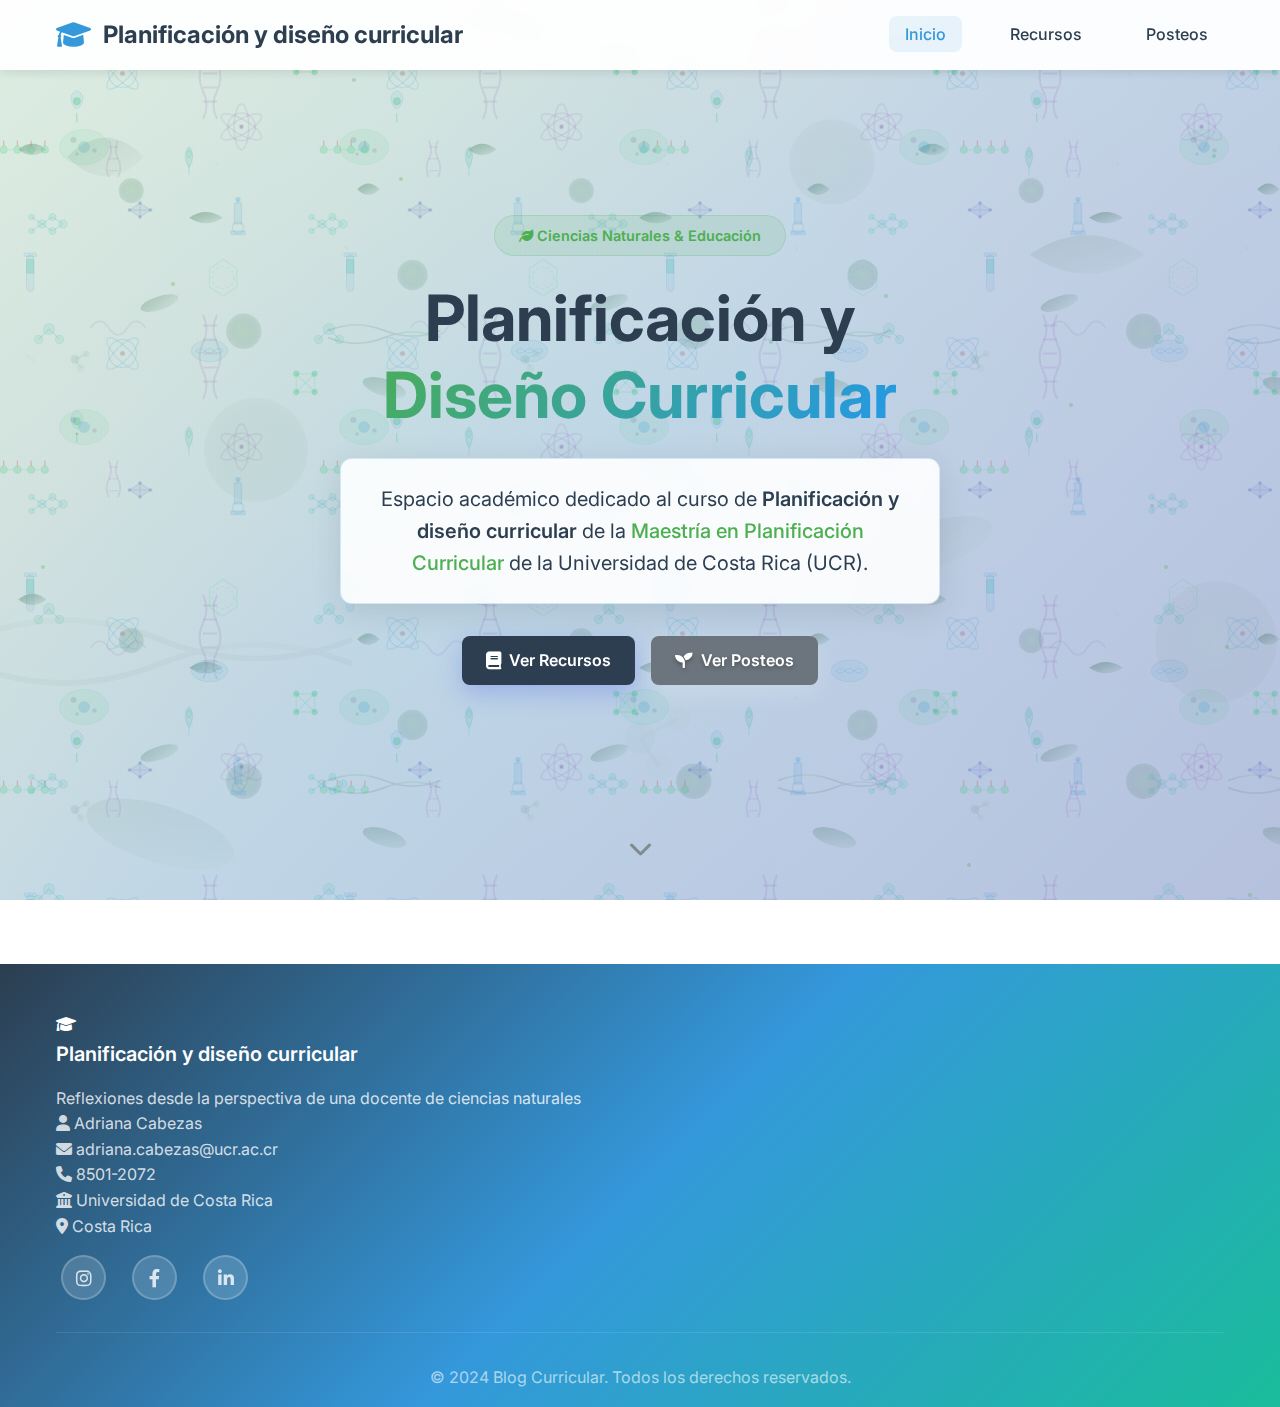
<file: index.html>
<!DOCTYPE html>
<html lang="es">
<head>
    <meta charset="UTF-8">
    <meta name="viewport" content="width=device-width, initial-scale=1.0">
    <title>Planificación y diseño curricular - Costa Rica</title>
    <meta name="description" content="Blog especializado en planificación y diseño curricular en Costa Rica. Metodologías pedagógicas modernas y experiencias educativas.">
    <link rel="stylesheet" href="styles.css">
    <link href="https://fonts.googleapis.com/css2?family=Inter:wght@300;400;500;600;700&display=swap" rel="stylesheet">
    <link rel="stylesheet" href="https://cdnjs.cloudflare.com/ajax/libs/font-awesome/6.0.0/css/all.min.css">
</head>
<body>
    <!-- Header -->
    <header class="header">
        <div class="container">
            <div class="header-content">
                <div class="logo">
                    <i class="fas fa-graduation-cap"></i>
                    <h1>Planificación y diseño curricular</h1>
                </div>
                <nav class="nav">
                    <ul class="nav-list">
                        <li><a href="#inicio" class="nav-link active">Inicio</a></li>
                        <li><a href="recursos.html" class="nav-link">Recursos</a></li>
                        <li><a href="posteos.html" class="nav-link">Posteos</a></li>
                    </ul>
                </nav>
                <button class="menu-toggle" id="menuToggle">
                    <span></span>
                    <span></span>
                    <span></span>
                </button>
            </div>
        </div>
    </header>

    <!-- Hero Section -->
    <section class="hero" id="inicio">
        <div class="hero-background"></div>
        <div class="nature-overlay"></div>
        <div class="container">
            <div class="hero-content">
                <div class="hero-badge">
                    <i class="fas fa-leaf"></i> Ciencias Naturales & Educación
                </div>
                <h2 class="hero-title">
                    <span class="title-main">Planificación y</span>
                    <span class="title-accent">Diseño Curricular</span>
                </h2>
                <p class="hero-subtitle">
                     Espacio académico dedicado al curso de <strong>Planificación y diseño curricular</strong> de la 
                     <em>Maestría en Planificación Curricular</em> de la Universidad de Costa Rica (UCR).
                </p>

                <div class="hero-buttons">
                    <a href="recursos.html" class="btn btn-primary">
                        <i class="fas fa-book"></i>
                        Ver Recursos
                    </a>
                    <a href="posteos.html" class="btn btn-secondary">
                        <i class="fas fa-seedling"></i>
                        Ver Posteos
                    </a>
                </div>
            </div>
        </div>
        <div class="hero-scroll-indicator">
            <i class="fas fa-chevron-down"></i>
        </div>
    </section>




    <!-- Footer -->
    <footer class="footer" id="contacto">
        <div class="container">
            <div class="footer-content">
                <div class="footer-section">
                    <div class="footer-logo">
                        <i class="fas fa-graduation-cap"></i>
                        <h3>Planificación y diseño curricular</h3>
                    </div>
                    <p>Reflexiones desde la perspectiva de una docente de ciencias naturales</p>
                    <div class="contact-info">
                        <p><i class="fas fa-user"></i> Adriana Cabezas</p>
                        <p><i class="fas fa-envelope"></i> adriana.cabezas@ucr.ac.cr</p>
                        <p><i class="fas fa-phone"></i> 8501-2072</p>
                        <p><i class="fas fa-university"></i> Universidad de Costa Rica</p>
                        <p><i class="fas fa-map-marker-alt"></i> Costa Rica</p>
                    </div>
                    <div class="social-links">
                        <a href="#" title="Instagram"><i class="fab fa-instagram"></i></a>
                        <a href="#" title="Facebook"><i class="fab fa-facebook-f"></i></a>
                        <a href="#" title="LinkedIn"><i class="fab fa-linkedin-in"></i></a>
                    </div>
                </div>
            </div>
            <div class="footer-bottom">
                <p>&copy; 2024 Blog Curricular. Todos los derechos reservados.</p>
            </div>
        </div>
    </footer>

    <script src="script.js"></script>
</body>
</html>
</file>
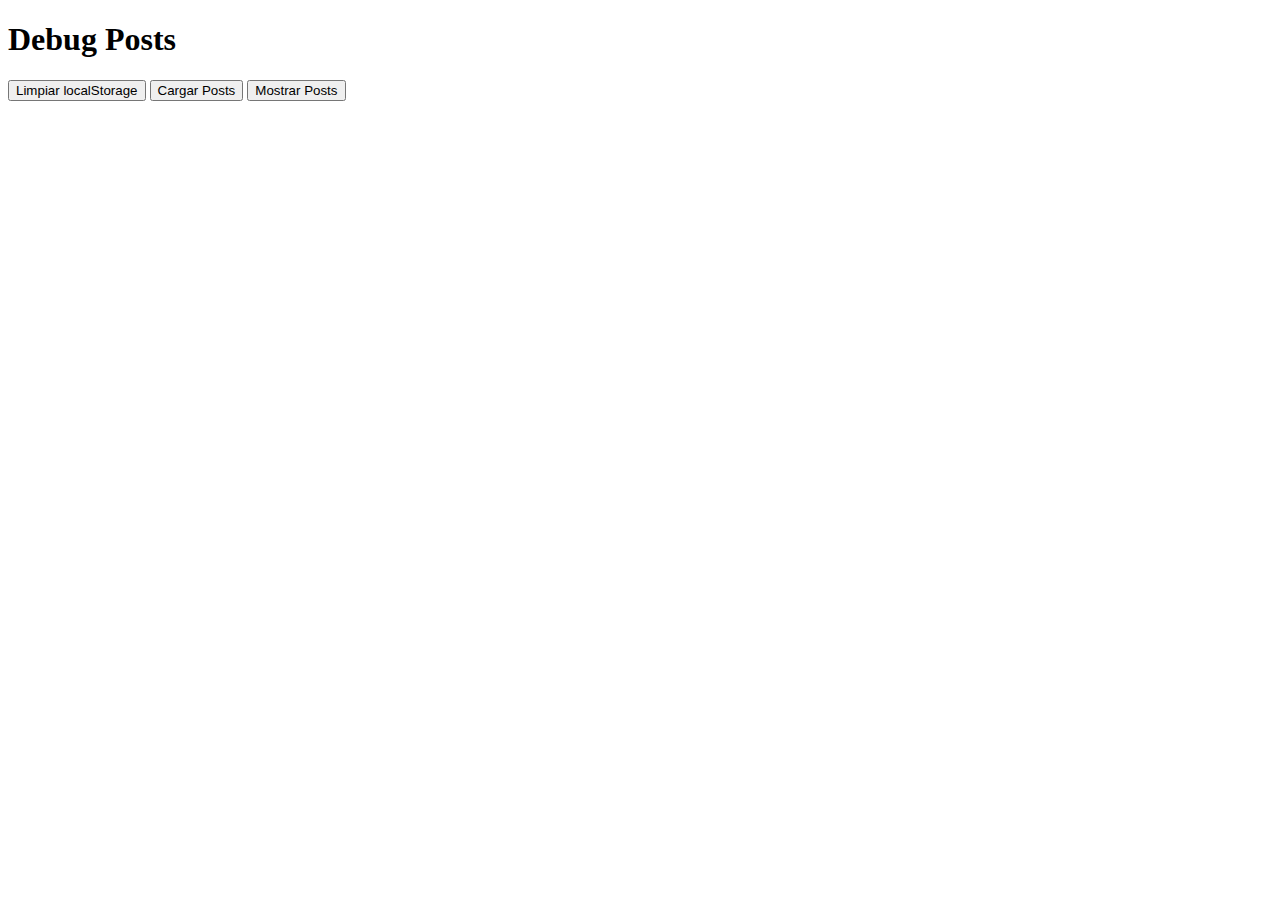
<file: debug-posts.html>
<!DOCTYPE html>
<html lang="es">
<head>
    <meta charset="UTF-8">
    <meta name="viewport" content="width=device-width, initial-scale=1.0">
    <title>Debug Posts</title>
</head>
<body>
    <h1>Debug Posts</h1>
    <button onclick="clearStorage()">Limpiar localStorage</button>
    <button onclick="loadPosts()">Cargar Posts</button>
    <button onclick="showPosts()">Mostrar Posts</button>
    <div id="output"></div>

    <script>
        function clearStorage() {
            localStorage.removeItem('blogPosts');
            document.getElementById('output').innerHTML = '<p>localStorage limpiado</p>';
        }

        function loadPosts() {
            // Simular la carga de ambos posts
            const posts = [
                {
                    id: 'post-1-fundamentos-curriculo',
                    title: 'Fundamentos del currículo: Una mirada crítica desde la enseñanza de las ciencias',
                    category: 'Análisis Curricular',
                    author: 'Docente de Ciencias Naturales',
                    tags: 'currículo, fundamentos, educación científica, pedagogía crítica',
                    excerpt: 'Análisis crítico del primer capítulo de "Fundamentos del currículo" de Zaida Molina Bogantes, desde la perspectiva de la enseñanza de las ciencias naturales.',
                    content: 'Contenido del post 1...',
                    date: new Date().toLocaleDateString('es-ES'),
                    readTime: 8
                },
                {
                    id: 'post-2-elementos-curriculo',
                    title: 'Los elementos del currículo como sistema integrado: reflexiones desde la enseñanza de las ciencias',
                    category: 'Análisis Curricular',
                    author: 'Docente de Ciencias Naturales',
                    tags: 'currículo, elementos curriculares, sistema educativo, enseñanza científica, integración pedagógica',
                    excerpt: 'Análisis del segundo capítulo de "Fundamentos del currículo" de Zaida Molina Bogantes, explorando la arquitectura curricular sistémica y su aplicación en la educación científica.',
                    content: 'Contenido del post 2...',
                    date: new Date().toLocaleDateString('es-ES'),
                    readTime: 9
                }
            ];
            
            localStorage.setItem('blogPosts', JSON.stringify(posts));
            document.getElementById('output').innerHTML = '<p>Posts cargados: ' + posts.length + '</p>';
        }

        function showPosts() {
            const posts = JSON.parse(localStorage.getItem('blogPosts') || '[]');
            const output = document.getElementById('output');
            output.innerHTML = '<h3>Posts en localStorage:</h3>';
            posts.forEach((post, index) => {
                output.innerHTML += `<p>${index + 1}. ${post.title}</p>`;
            });
        }
    </script>
</body>
</html>
</file>
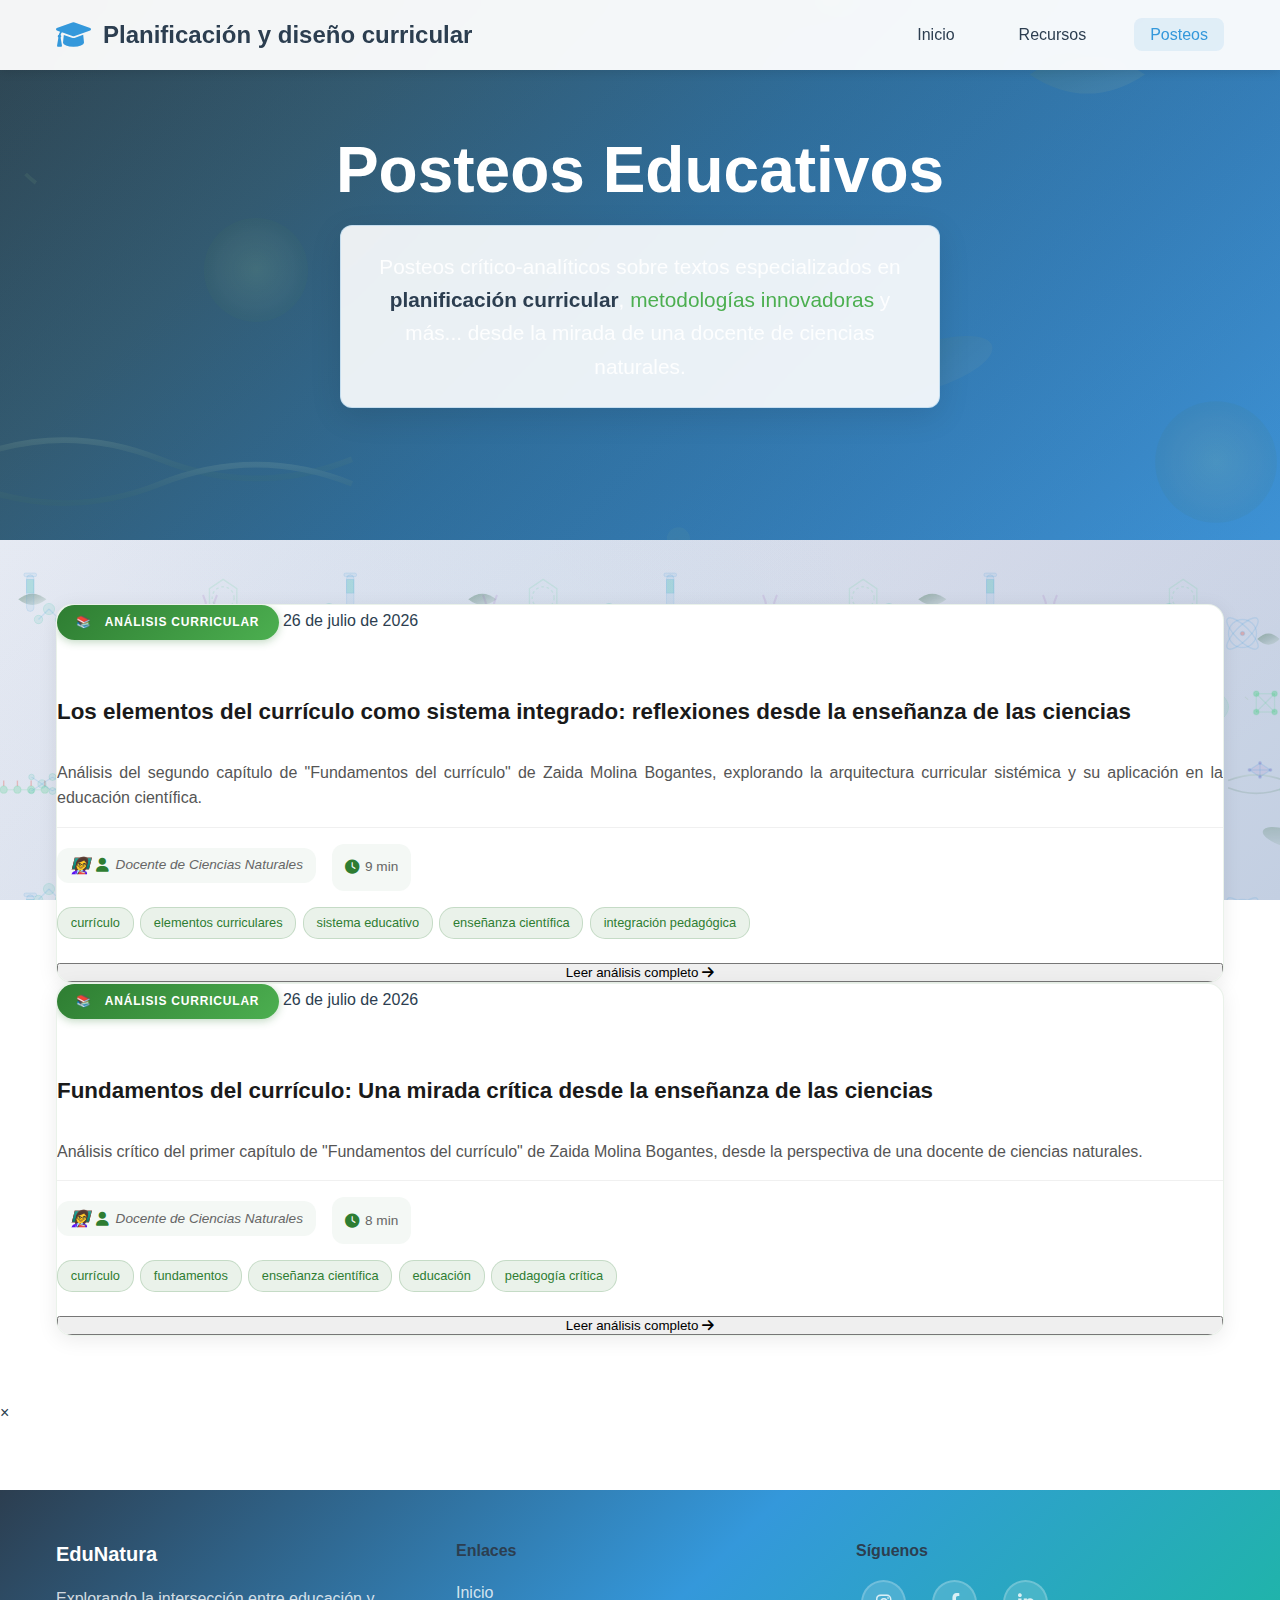
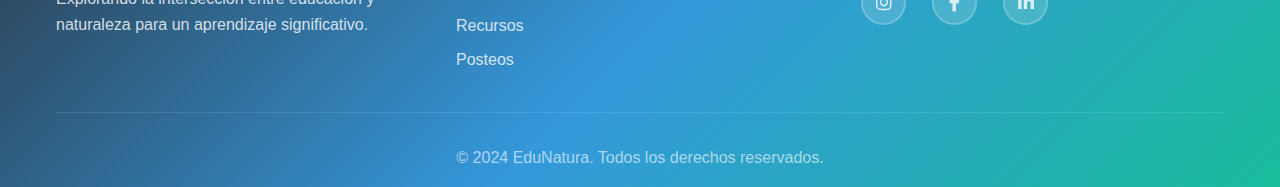
<file: posteos-fixed.html>
<!DOCTYPE html>
<html lang="es">
<head>
    <meta charset="UTF-8">
    <meta name="viewport" content="width=device-width, initial-scale=1.0">
    <title>Posteos - Planificación Curricular en Ciencias Naturales</title>
    <link rel="stylesheet" href="styles.css">
    <link rel="stylesheet" href="https://cdnjs.cloudflare.com/ajax/libs/font-awesome/6.0.0/css/all.min.css">
</head>
<body>
    <!-- Header -->
    <header class="header">
        <div class="container">
            <div class="header-content">
                <div class="logo">
                    <i class="fas fa-graduation-cap"></i>
                    <h1>Planificación y diseño curricular</h1>
                </div>
                <nav class="nav">
                    <ul class="nav-list">
                        <li><a href="index.html" class="nav-link">Inicio</a></li>
                        <li><a href="recursos.html" class="nav-link">Recursos</a></li>
                        <li><a href="posteos.html" class="nav-link active">Posteos</a></li>
                    </ul>
                </nav>
                <button class="menu-toggle" id="menuToggle">
                    <span></span>
                    <span></span>
                    <span></span>
                </button>
            </div>
        </div>
    </header>

    <!-- Main Content -->
    <main class="main-content">
        <!-- Hero Section -->
        <section class="hero-posts">
            <div class="hero-background">
                <img src="nature-biology.svg" alt="Fondo biológico" class="hero-bg-image">
            </div>
            <div class="nature-overlay"></div>
            <div class="container">
                <div class="hero-content">
                    <h1 class="hero-title">Posteos Educativos</h1>
                    <p class="hero-subtitle">Posteos crítico-analíticos sobre textos especializados en <strong>planificación curricular</strong>, <em>metodologías innovadoras</em> y más... desde la mirada de una docente de ciencias naturales.</p>
                </div>
            </div>
        </section>

        <!-- Posts Section -->
        <section class="posts-section">
            <div class="container">
                <div class="posts-grid" id="postsGrid">
                    <!-- Posts will be loaded here -->
                </div>
            </div>
        </section>
    </main>

    <!-- Modal -->
    <div id="postModal" class="modal">
        <div class="modal-content">
            <span class="close">&times;</span>
            <div id="modalContent"></div>
        </div>
    </div>

    <!-- Footer -->
    <footer class="footer">
        <div class="container">
            <div class="footer-content">
                <div class="footer-section">
                    <h3>EduNatura</h3>
                    <p>Explorando la intersección entre educación y naturaleza para un aprendizaje significativo.</p>
                </div>
                <div class="footer-section">
                    <h4>Enlaces</h4>
                    <ul>
                        <li><a href="index.html">Inicio</a></li>
                        <li><a href="recursos.html">Recursos</a></li>
                        <li><a href="posteos.html">Posteos</a></li>
                    </ul>
                </div>
                <div class="footer-section">
                    <h4>Síguenos</h4>
                    <div class="social-links">
                        <a href="#" title="Instagram"><i class="fab fa-instagram"></i></a>
                        <a href="#" title="Facebook"><i class="fab fa-facebook-f"></i></a>
                        <a href="#" title="LinkedIn"><i class="fab fa-linkedin-in"></i></a>
                    </div>
                </div>
            </div>
            <div class="footer-bottom">
                <p>&copy; 2024 EduNatura. Todos los derechos reservados.</p>
            </div>
        </div>
    </footer>

    <script>
        console.log('=== POSTEOS FIXED - INICIO ===');
        
        // Limpiar localStorage y cargar posts directamente
        localStorage.removeItem('blogPosts');
        
        // Crear posts directamente
        const posts = [
            {
                id: 'post-2-elementos-curriculo',
                title: 'Los elementos del currículo como sistema integrado: reflexiones desde la enseñanza de las ciencias',
                category: 'Análisis Curricular',
                author: 'Docente de Ciencias Naturales',
                tags: 'currículo, elementos curriculares, sistema educativo, enseñanza científica, integración pedagógica',
                excerpt: 'Análisis del segundo capítulo de "Fundamentos del currículo" de Zaida Molina Bogantes, explorando la arquitectura curricular sistémica y su aplicación en la educación científica.',
                content: 'Contenido completo del post 2...',
                date: new Date().toLocaleDateString('es-ES', {
                    year: 'numeric',
                    month: 'long',
                    day: 'numeric'
                }),
                readTime: 9
            },
            {
                id: 'post-1-fundamentos',
                title: 'Fundamentos del currículo: Una mirada crítica desde la enseñanza de las ciencias',
                category: 'Análisis Curricular',
                author: 'Docente de Ciencias Naturales',
                tags: 'currículo, fundamentos, enseñanza científica, educación, pedagogía crítica',
                excerpt: 'Análisis crítico del primer capítulo de "Fundamentos del currículo" de Zaida Molina Bogantes, desde la perspectiva de una docente de ciencias naturales.',
                content: 'Contenido completo del post 1...',
                date: new Date().toLocaleDateString('es-ES', {
                    year: 'numeric',
                    month: 'long',
                    day: 'numeric'
                }),
                readTime: 8
            }
        ];
        
        // Guardar en localStorage
        localStorage.setItem('blogPosts', JSON.stringify(posts));
        console.log('Posts guardados:', posts.length);
        
        // Función para mostrar posts
        function displayPosts() {
            const postsGrid = document.getElementById('postsGrid');
            if (!postsGrid) {
                console.error('postsGrid no encontrado');
                return;
            }
            
            postsGrid.innerHTML = '';
            
            posts.forEach(post => {
                const postCard = document.createElement('div');
                postCard.className = 'post-card';
                postCard.innerHTML = `
                    <div class="post-header">
                        <span class="post-category">${post.category}</span>
                        <span class="post-date">${post.date}</span>
                    </div>
                    <h3 class="post-title">${post.title}</h3>
                    <p class="post-excerpt">${post.excerpt}</p>
                    <div class="post-meta">
                        <span class="post-author"><i class="fas fa-user"></i> ${post.author}</span>
                        <span class="post-read-time"><i class="fas fa-clock"></i> ${post.readTime} min</span>
                    </div>
                    <div class="post-tags">
                        ${post.tags.split(', ').map(tag => `<span class="tag">${tag}</span>`).join('')}
                    </div>
                    <button class="btn-read-more" onclick="openModal('${post.id}')">
                        Leer análisis completo
                        <i class="fas fa-arrow-right"></i>
                    </button>
                `;
                postsGrid.appendChild(postCard);
            });
            
            console.log('Posts mostrados en la página:', posts.length);
        }
        
        // Función para abrir modal
        function openModal(postId) {
            console.log('Abriendo modal para post:', postId);
            const post = posts.find(p => p.id === postId);
            if (post) {
                const modal = document.getElementById('postModal');
                const modalContent = document.getElementById('modalContent');
                modalContent.innerHTML = `
                    <h2>${post.title}</h2>
                    <div class="post-meta">
                        <span>${post.author} • ${post.date} • ${post.readTime} min de lectura</span>
                    </div>
                    <div class="post-content">
                        ${post.content.replace(/\n/g, '<br>')}
                    </div>
                `;
                modal.style.display = 'block';
            }
        }
        
        // Cerrar modal
        document.addEventListener('click', function(event) {
            const modal = document.getElementById('postModal');
            if (event.target === modal || event.target.className === 'close') {
                modal.style.display = 'none';
            }
        });
        
        // Cargar posts cuando el DOM esté listo
        if (document.readyState === 'loading') {
            document.addEventListener('DOMContentLoaded', displayPosts);
        } else {
            displayPosts();
        }
        
        console.log('=== POSTEOS FIXED - FIN ===');
    </script>
</body>
</html>
</file>
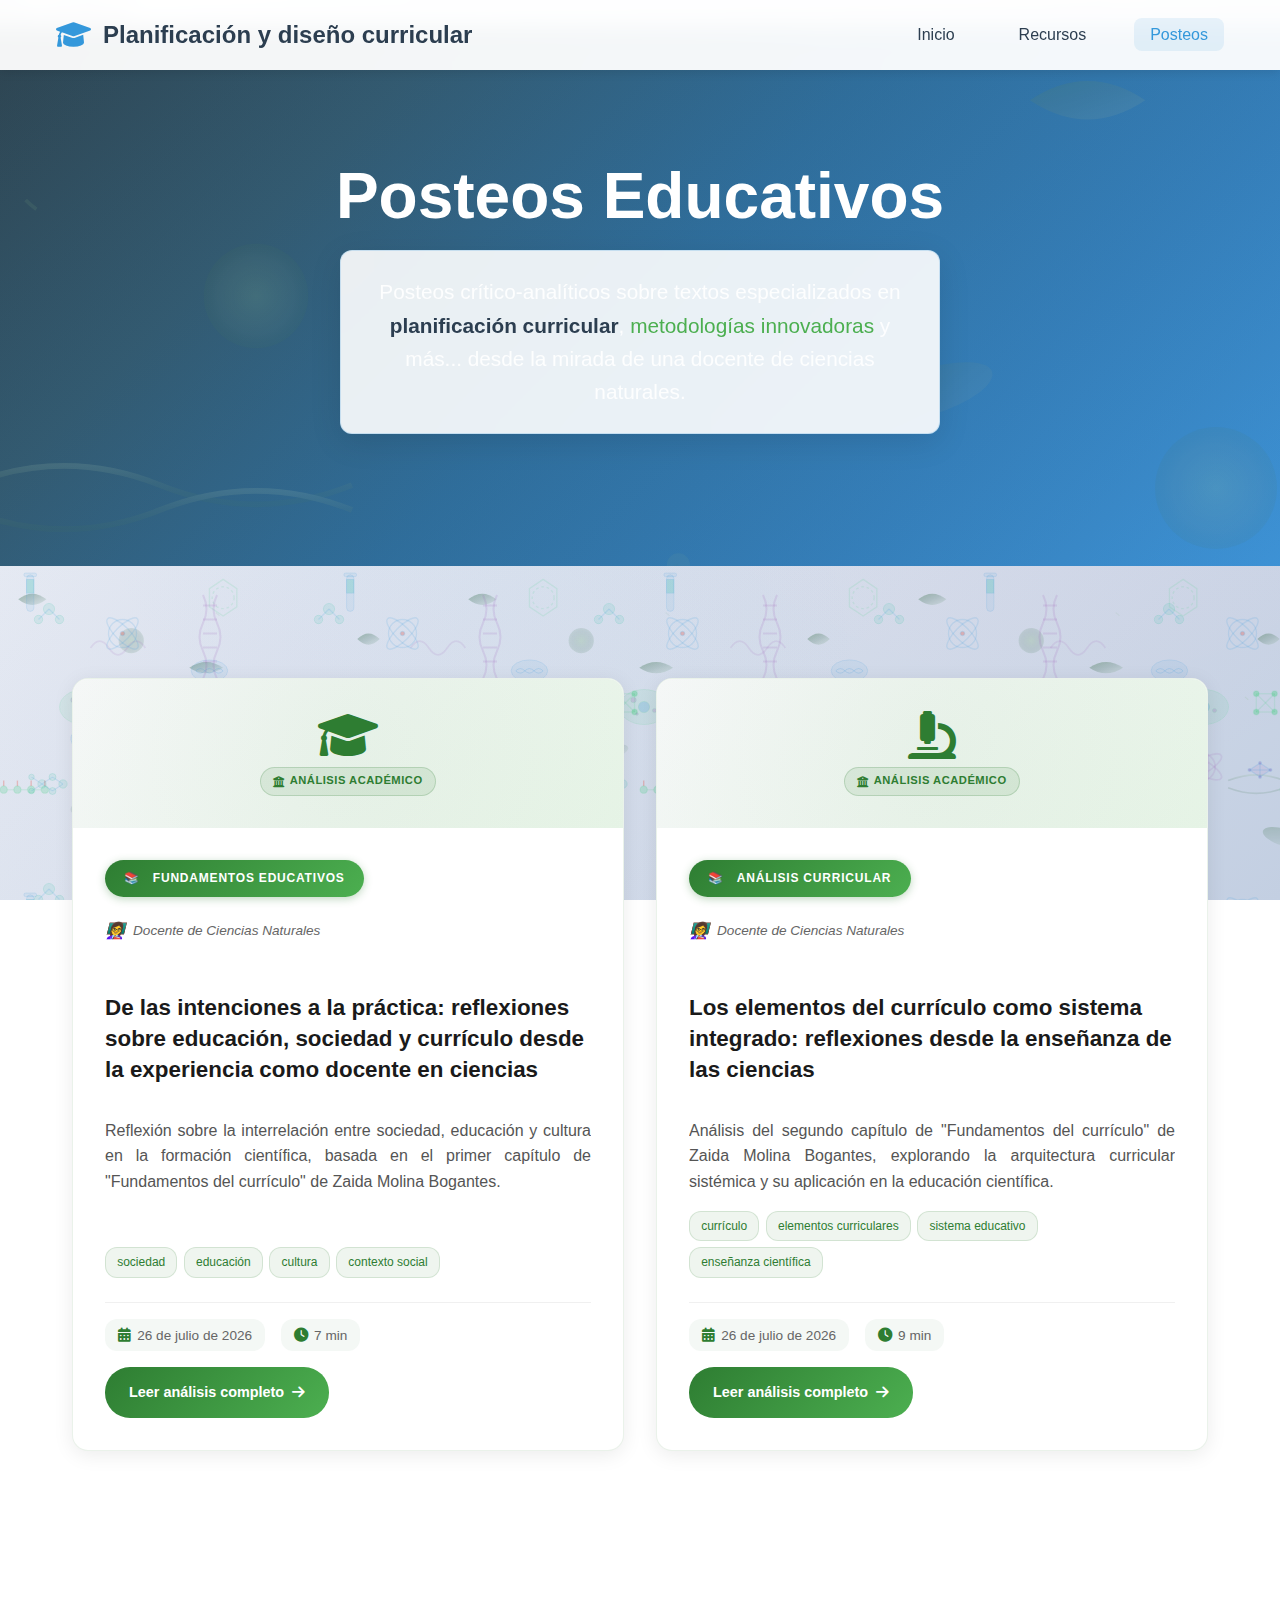
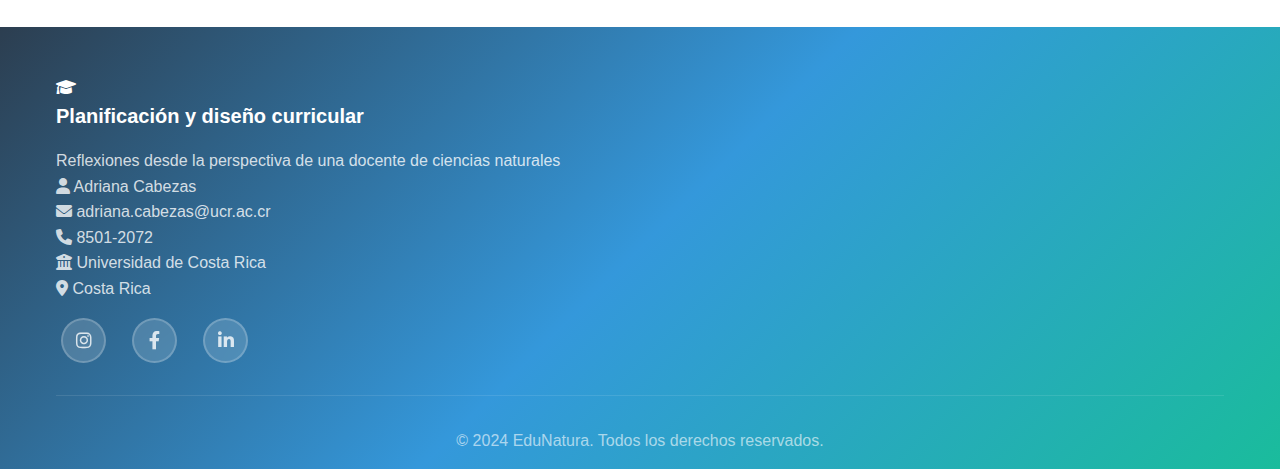
<file: posteos.html>
<!DOCTYPE html>
<html lang="es">
<head>
    <meta charset="UTF-8">
blog-curricular-ucr    <meta name="viewport" content="width=device-width, initial-scale=1.0">
    <title>Posteos - Planificación Curricular en Ciencias Naturales</title>
    <link rel="stylesheet" href="styles.css">
    <link rel="stylesheet" href="https://cdnjs.cloudflare.com/ajax/libs/font-awesome/6.0.0/css/all.min.css">
</head>
<body>
    <!-- Header -->
    <header class="header">
        <div class="container">
            <div class="header-content">
                <div class="logo">
                    <i class="fas fa-graduation-cap"></i>
                    <h1>Planificación y diseño curricular</h1>
                </div>
                <nav class="nav">
                    <ul class="nav-list">
                        <li><a href="index.html" class="nav-link">Inicio</a></li>
                        <li><a href="recursos.html" class="nav-link">Recursos</a></li>
                        <li><a href="posteos.html" class="nav-link active">Posteos</a></li>
                    </ul>
                </nav>
                <button class="menu-toggle" id="menuToggle">
                    <span></span>
                    <span></span>
                    <span></span>
                </button>
            </div>
        </div>
    </header>

    <!-- Main Content -->
    <main class="main-content">
        <!-- Hero Section -->
        <section class="hero-posts">
            <div class="hero-background">
                <img src="nature-biology.svg" alt="Fondo biológico" class="hero-bg-image">
            </div>
            <div class="nature-overlay"></div>
            <div class="container">
                <div class="hero-content">
                    <h1 class="hero-title">Posteos Educativos</h1>
                    <p class="hero-subtitle">Posteos crítico-analíticos sobre textos especializados en <strong>planificación curricular</strong>, <em>metodologías innovadoras</em> y más... desde la mirada de una docente de ciencias naturales.</p>
                </div>
            </div>
        </section>

        <!-- Posts Grid -->
        <section class="posts-section">
            <div class="container">
                <div class="blog-posts" id="blogPosts">
                    <!-- Los posts aparecerán aquí automáticamente -->
                </div>
            </div>
        </section>


    </main>

    <!-- Footer -->
    <footer class="footer">
        <div class="container">
            <div class="footer-content">
                <div class="footer-section">
                    <div class="footer-logo">
                        <i class="fas fa-graduation-cap"></i>
                        <h3>Planificación y diseño curricular</h3>
                    </div>
                    <p>Reflexiones desde la perspectiva de una docente de ciencias naturales</p>
                    <div class="contact-info">
                        <p><i class="fas fa-user"></i> Adriana Cabezas</p>
                        <p><i class="fas fa-envelope"></i> adriana.cabezas@ucr.ac.cr</p>
                        <p><i class="fas fa-phone"></i> 8501-2072</p>
                        <p><i class="fas fa-university"></i> Universidad de Costa Rica</p>
                        <p><i class="fas fa-map-marker-alt"></i> Costa Rica</p>
                    </div>
                    <div class="social-links">
                        <a href="#" title="Instagram"><i class="fab fa-instagram"></i></a>
                        <a href="#" title="Facebook"><i class="fab fa-facebook-f"></i></a>
                        <a href="#" title="LinkedIn"><i class="fab fa-linkedin-in"></i></a>
                    </div>
                </div>
            </div>
            <div class="footer-bottom">
                <p>&copy; 2024 EduNatura. Todos los derechos reservados.</p>
            </div>
        </div>
    </footer>

    <script src="script.js"></script>
    
    <script>
        console.log('=== CARGA FORZADA DE POSTS ===');
        
        // Limpiar localStorage
        localStorage.removeItem('blogPosts');
        
        // Crear posts directamente
         const posts = [
             {
                 id: 'post-1-sociedad-educacion-cultura',
                 title: 'De las intenciones a la práctica: reflexiones sobre educación, sociedad y currículo desde la experiencia como docente en ciencias',
                 category: 'Fundamentos Educativos',
                 author: 'Docente de Ciencias Naturales',
                 tags: 'sociedad, educación, cultura, contexto social, enseñanza científica',
                 excerpt: 'Reflexión sobre la interrelación entre sociedad, educación y cultura en la formación científica, basada en el primer capítulo de "Fundamentos del currículo" de Zaida Molina Bogantes.',
                 content: `De las intenciones a la práctica: reflexiones sobre educación, sociedad y currículo desde la experiencia como docente en ciencias

El primer capítulo de "Fundamentos del currículo" de Zaida Molina Bogantes presenta una radiografía precisa de los desafíos que enfrentamos en la educación contemporánea. Como docente de ciencias, encuentro particularmente relevante la forma en que la autora articula las demandas sociales actuales con la necesidad de transformación curricular, estableciendo un puente conceptual entre las intenciones educativas y su materialización en el aula.

## La educación ante los retos de la sociedad globalizada

Bogantes inicia su análisis reconociendo que "la educación debe responder a nuevos retos que conllevan cambios en todos los aspectos", una premisa que cobra especial significado en la enseñanza de las ciencias. La globalización y la sociedad de la información han transformado radicalmente no solo qué enseñamos, sino cómo nuestros estudiantes acceden y procesan el conocimiento científico.

La reflexión de José Joaquín Brunner, citada por la autora, resulta especialmente pertinente: "el problema para la educación en la actualidad no es dónde encontrar la información sino cómo ofrecer acceso sin exclusiones a ella y, a la vez, enseñar a aprender a seleccionarla, a evaluarla, e interpretarla". En el contexto de la educación científica, esto implica una transformación fundamental del rol docente: de ser transmisores de contenidos científicos a facilitadores del pensamiento crítico y la indagación.

En mi experiencia como docente en ciencias, he observado cómo los estudiantes llegan al aula con información fragmentada obtenida de múltiples fuentes digitales, pero carecen de las herramientas para discriminar entre evidencia científica rigurosa y pseudociencia. Esta realidad válida la preocupación de Bogantes sobre la necesidad de desarrollar "funciones cognitivas superiores" que permitan navegar efectivamente en un "medio saturado de información".

## Las tensiones del siglo XXI en el currículo científico

Los retos específicos que la autora extrae del informe de Delors cobran vida en la práctica educativa diaria. Particularmente relevante es la "tensión entre lo mundial y lo local", que se manifiesta claramente en la enseñanza de las ciencias ambientales. ¿Cómo formamos ciudadanos conscientes del cambio climático global mientras los conectamos con los ecosistemas locales costarricenses? ¿Cómo equilibramos el conocimiento científico universal con el saber tradicional de nuestras comunidades?

La "tensión entre tradición y modernidad" se evidencia en la resistencia que a veces encontramos al incorporar metodologías activas de aprendizaje científico, como la indagación y el aprendizaje basado en problemas, cuando tanto docentes como padres de familia mantienen expectativas más tradicionales sobre la "transmisión" de conocimientos científicos.

## De la concepción a la materialización curricular

La distinción que hace Peñaloza Ramella, citado por Bogantes, entre la "concepción de la educación" y su "materialización" a través del currículo, resulta fundamental para comprender los desafíos de la implementación. En el ámbito científico, esta tensión se vuelve particularmente compleja cuando las intenciones curriculares nacionales promueven la alfabetización científica y el pensamiento crítico, pero las condiciones materiales de muchas instituciones (laboratorios limitados, recursos tecnológicos insuficientes, tiempo de clase restringido) dificultan su implementación efectiva.

La propuesta de Bogantes sobre los tres niveles de concreción curricular (macro, meso y micro) refleja una realidad que vivimos cotidianamente los docentes de ciencias. A nivel macro, los programas oficiales del MEP establecen objetivos ambiciosos relacionados con competencias científicas del siglo XXI. Sin embargo, a nivel micro, en el aula, nos enfrentamos a la necesidad constante de "traducir" estos lineamientos a la realidad específica de nuestros estudiantes y contextos institucionales.

## El docente como agente de transformación curricular

Bogantes enfatiza que "el docente al final debe hacer efectivos los planeamientos curriculares en su práctica pedagógica cotidiana", lo que implica una responsabilidad enorme pero también una oportunidad única de impacto. En la enseñanza de las ciencias, esto significa que somos nosotros quienes determinamos si la educación científica contribuye realmente a formar ciudadanos críticos capaces de tomar decisiones informadas sobre temas científico-tecnológicos que afectan sus vidas.

La experiencia docente me ha mostrado que esta responsabilidad requiere una formación continua no solo en contenidos científicos, sino en pedagogía, tecnología educativa y comprensión del contexto sociocultural de nuestros estudiantes. La "educación a lo largo de la vida" que menciona el informe de Delors no es solo un objetivo para nuestros estudiantes, sino una necesidad imperante para nosotros como educadores.

## Reflexiones hacia una educación científica transformadora

El análisis de Bogantes nos invita a reflexionar sobre si realmente estamos aprovechando el potencial transformador de la educación científica. ¿Estamos formando estudiantes que puedan "dirigir cabalmente su propio desarrollo" en un mundo cada vez más tecnologizado? ¿Nuestras prácticas pedagógicas contribuyen a "disminuir la vulnerabilidad social" de estudiantes de contextos desfavorecidos, o perpetúan brechas en el acceso al conocimiento científico?

La educación científica tiene un rol privilegiado para contribuir al "nuevo humanismo con componente ético esencial" que propone Delors, especialmente en temas como bioética, sostenibilidad ambiental y responsabilidad tecnológica. Sin embargo, esto requiere que superemos la fragmentación tradicional del conocimiento y promovamos una visión más holística e interdisciplinaria de la ciencia.

## Referencias bibliográficas

Bogantes, Z. M. (2018). Fundamentos del currículo. Editorial Universidad Estatal a Distancia (EUNED).`,
                 date: new Date().toLocaleDateString('es-ES', {
                     year: 'numeric',
                     month: 'long',
                     day: 'numeric'
                 }),
                 readTime: 7
             },
             {
                 id: 'post-2-elementos-curriculo',
                 title: 'Los elementos del currículo como sistema integrado: reflexiones desde la enseñanza de las ciencias',
                 category: 'Análisis Curricular',
                 author: 'Docente de Ciencias Naturales',
                 tags: 'currículo, elementos curriculares, sistema educativo, enseñanza científica, integración pedagógica',
                 excerpt: 'Análisis del segundo capítulo de "Fundamentos del currículo" de Zaida Molina Bogantes, explorando la arquitectura curricular sistémica y su aplicación en la educación científica.',
                 content: `Los elementos del currículo como sistema integrado: reflexiones desde la enseñanza de las ciencias
 
 El capítulo 2 de Bogantes nos presenta una arquitectura curricular compleja y sistémica que trasciende la visión tradicional de elementos aislados. Como docente de ciencias, encuentro particularmente reveladora la clasificación funcional que propone Soto Guzmán, que organiza los componentes curriculares no solo por su naturaleza, sino por el rol que desempeñan en el proceso educativo: orientadores, generadores, reguladores, activadores y multimedios.
 
 ## La funcionalidad sistémica de los elementos curriculares
 
 La propuesta de Soto Guzmán resulta especialmente pertinente para comprender cómo los elementos curriculares "interactúan y se apoyan unos a otros" en la práctica educativa. En mi experiencia enseñando ciencias, he observado cómo esta interacción se manifiesta de manera particularmente evidente: los elementos orientadores (objetivos educativos nacionales) se concretan a través de los elementos reguladores (objetivos específicos de ciencias, contenidos científicos programáticos), se materializan mediante los elementos activadores (estrategias metodológicas como la indagación científica), y se enriquecen con los elementos generadores (estudiantes que traen sus concepciones previas sobre fenómenos naturales).
 
 Esta visión sistémica contrasta con enfoques fragmentarios que tratan cada elemento de manera aislada. En la enseñanza de las ciencias, resulta imposible separar artificialmente los contenidos conceptuales de los procedimentales: cuando los estudiantes aprenden sobre fotosíntesis, no solo adquieren conceptos sobre transformación de energía, sino que desarrollan habilidades de observación, formulación de hipótesis y análisis de evidencia.
 
 ## Referencias bibliográficas
 
 Bogantes, Z. M. (2018). Fundamentos del currículo. Editorial Universidad Estatal a Distancia (EUNED).`,
                 date: new Date().toLocaleDateString('es-ES', {
                     year: 'numeric',
                     month: 'long',
                     day: 'numeric'
                 }),
                 readTime: 9
             }
         ];
        
        // Guardar en localStorage
        localStorage.setItem('blogPosts', JSON.stringify(posts));
        console.log('Posts cargados directamente:', posts.length);
        
        // Ejecutar updatePostsDisplay si existe
        if (typeof updatePostsDisplay === 'function') {
            console.log('Ejecutando updatePostsDisplay...');
            updatePostsDisplay();
        } else {
            console.log('updatePostsDisplay no disponible, esperando...');
            setTimeout(() => {
                if (typeof updatePostsDisplay === 'function') {
                    console.log('updatePostsDisplay disponible, ejecutando...');
                    updatePostsDisplay();
                } else {
                    console.log('updatePostsDisplay aún no disponible');
                }
            }, 1000);
        }
    </script>
</body>
</html>
</file>
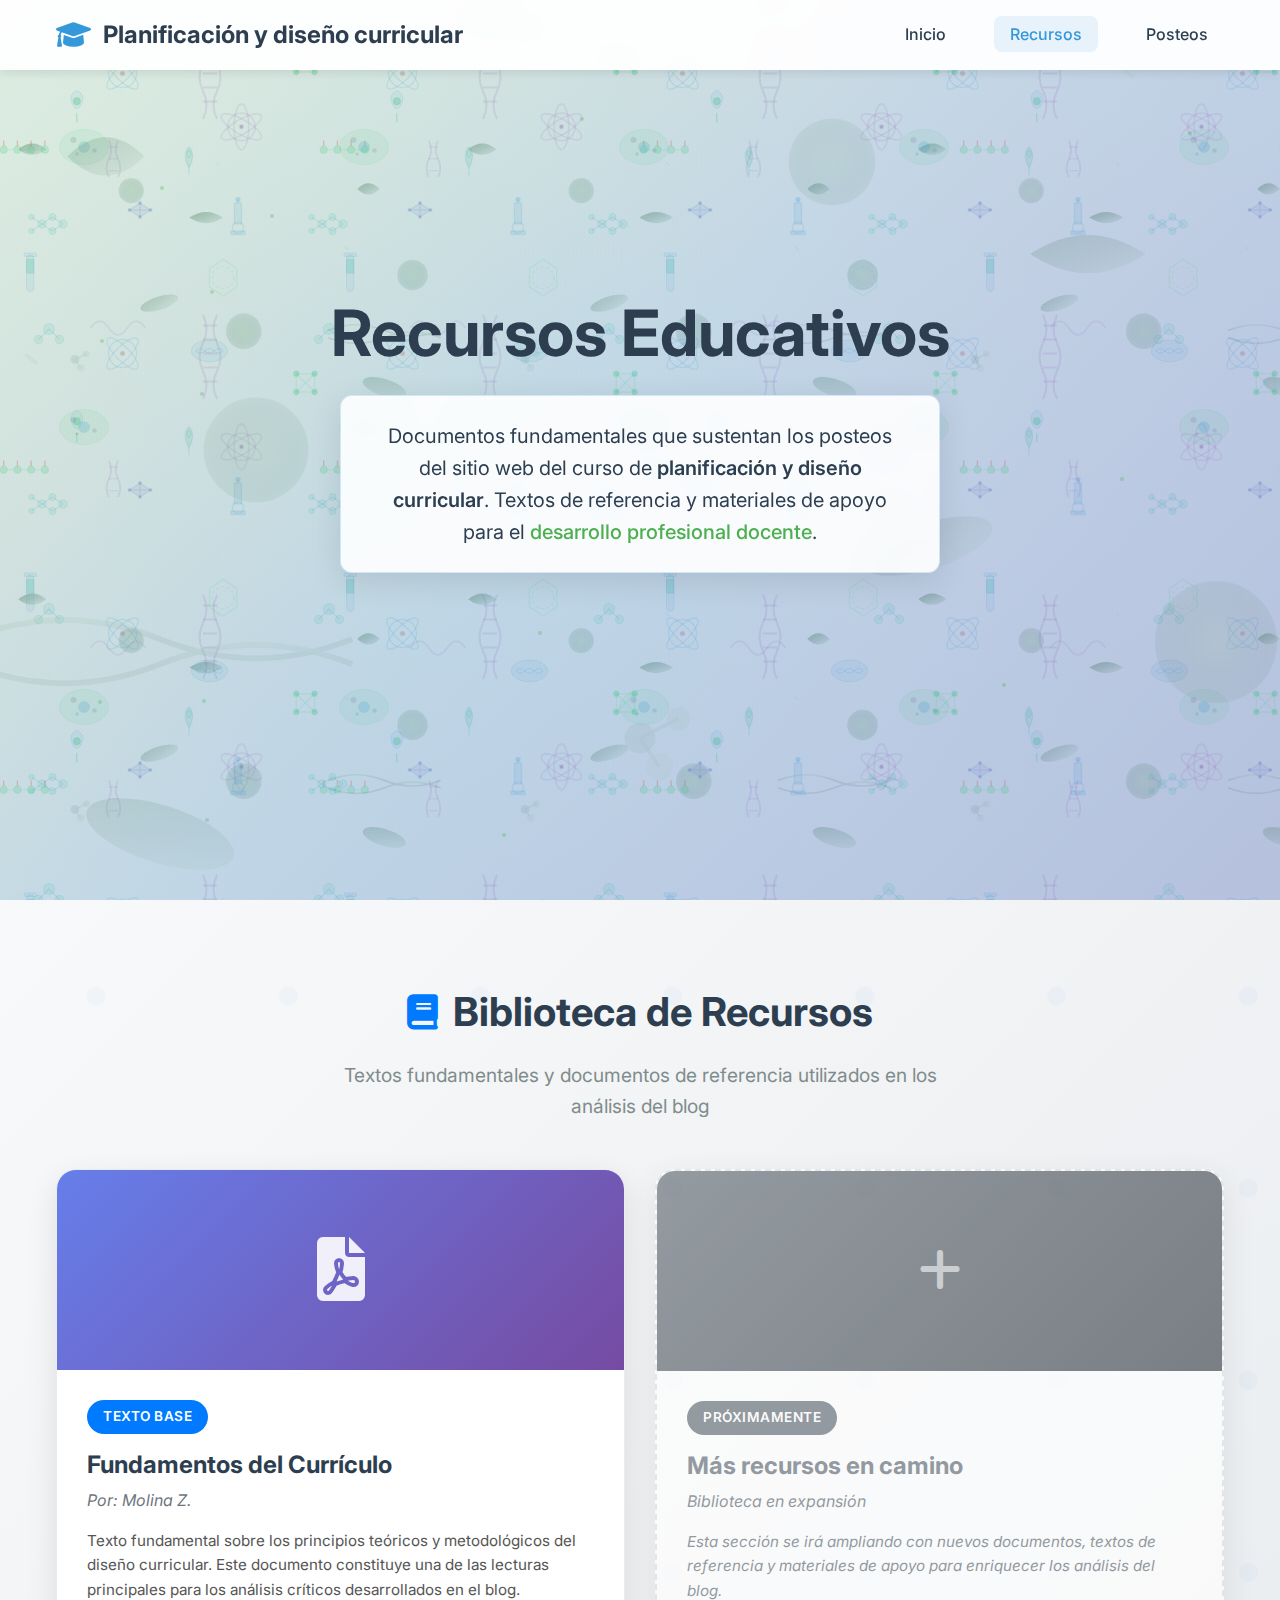
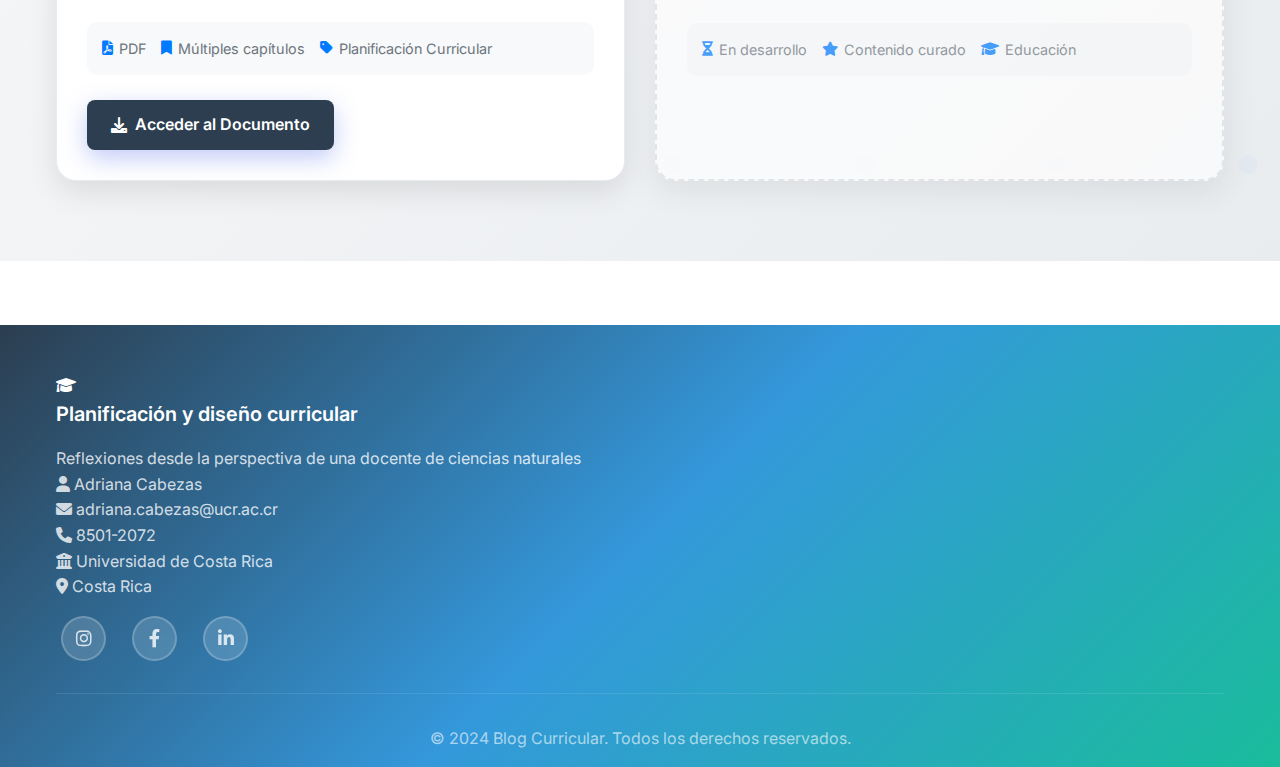
<file: recursos.html>
<!DOCTYPE html>
<html lang="es">
<head>
    <meta charset="UTF-8">
    <meta name="viewport" content="width=device-width, initial-scale=1.0">
    <title>Recursos Educativos - Blog Curricular</title>
    <link rel="stylesheet" href="styles.css">
    <link href="https://cdnjs.cloudflare.com/ajax/libs/font-awesome/6.0.0/css/all.min.css" rel="stylesheet">
    <link href="https://fonts.googleapis.com/css2?family=Inter:wght@300;400;500;600;700&display=swap" rel="stylesheet">
</head>
<body>
    <!-- Header -->
    <header class="header">
        <div class="container">
            <div class="header-content">
                <div class="logo">
                    <i class="fas fa-graduation-cap"></i>
                    <h1>Planificación y diseño curricular</h1>
                </div>
                <nav class="nav">
                    <ul class="nav-list">
                        <li><a href="index.html" class="nav-link">Inicio</a></li>
                        <li><a href="recursos.html" class="nav-link active">Recursos</a></li>
                        <li><a href="posteos.html" class="nav-link">Posteos</a></li>
                    </ul>
                </nav>
                <button class="menu-toggle" id="menuToggle">
                    <span></span>
                    <span></span>
                    <span></span>
                </button>
            </div>
        </div>
    </header>

    <!-- Hero Section -->
    <section class="hero">
        <div class="hero-background">
            <img src="nature-biology.svg" alt="Fondo biológico" class="hero-bg-image">
        </div>
        <div class="nature-overlay"></div>
        <div class="container">
            <div class="hero-content">
                <h1 class="hero-title">Recursos Educativos</h1>
                <p class="hero-subtitle">Documentos fundamentales que sustentan los posteos del sitio web del curso de <strong>planificación y diseño curricular</strong>. Textos de referencia y materiales de apoyo para el <em>desarrollo profesional docente</em>.</p>
            </div>
        </div>
    </section>

    <!-- Recursos y Documentos -->
    <section class="resources-section">
        <div class="container">
            <div class="section-header">
                <h2 class="section-title">
                    <i class="fas fa-book"></i>
                    Biblioteca de Recursos
                </h2>
                <p class="section-subtitle">Textos fundamentales y documentos de referencia utilizados en los análisis del blog</p>
            </div>
            
            <div class="resources-grid">
                <div class="resource-card">
                    <div class="resource-preview">
                        <div class="pdf-icon">
                            <i class="fas fa-file-pdf"></i>
                        </div>
                        <div class="resource-overlay">
                            <a href="DOCUMENTOS/573580819-Libro-Fundamentos-Del-Curriculo-Molina-Z.pdf" target="_blank" class="preview-btn">
                                <i class="fas fa-external-link-alt"></i>
                                Abrir PDF
                            </a>
                        </div>
                    </div>
                    <div class="resource-content">
                        <div class="resource-category">Texto Base</div>
                        <h3 class="resource-title">Fundamentos del Currículo</h3>
                        <p class="resource-author">Por: Molina Z.</p>
                        <p class="resource-description">Texto fundamental sobre los principios teóricos y metodológicos del diseño curricular. Este documento constituye una de las lecturas principales para los análisis críticos desarrollados en el blog.</p>
                        <div class="resource-meta">
                            <span class="resource-type"><i class="fas fa-file-pdf"></i> PDF</span>
                            <span class="resource-pages"><i class="fas fa-bookmark"></i> Múltiples capítulos</span>
                            <span class="resource-topic"><i class="fas fa-tag"></i> Planificación Curricular</span>
                        </div>
                        <div class="resource-actions">
                            <a href="DOCUMENTOS/573580819-Libro-Fundamentos-Del-Curriculo-Molina-Z.pdf" target="_blank" class="btn-primary">
                                <i class="fas fa-download"></i>
                                Acceder al Documento
                            </a>
                        </div>
                    </div>
                </div>

                <!-- Placeholder para futuros recursos -->
                <div class="resource-card placeholder-card">
                    <div class="resource-preview placeholder-preview">
                        <div class="pdf-icon">
                            <i class="fas fa-plus"></i>
                        </div>
                    </div>
                    <div class="resource-content">
                        <div class="resource-category">Próximamente</div>
                        <h3 class="resource-title">Más recursos en camino</h3>
                        <p class="resource-author">Biblioteca en expansión</p>
                        <p class="resource-description">Esta sección se irá ampliando con nuevos documentos, textos de referencia y materiales de apoyo para enriquecer los análisis del blog.</p>
                        <div class="resource-meta">
                            <span class="resource-type"><i class="fas fa-hourglass-half"></i> En desarrollo</span>
                            <span class="resource-pages"><i class="fas fa-star"></i> Contenido curado</span>
                            <span class="resource-topic"><i class="fas fa-graduation-cap"></i> Educación</span>
                        </div>
                    </div>
                </div>
            </div>
        </div>
    </section>

    <!-- Footer -->
    <footer class="footer">
        <div class="container">
            <div class="footer-content">
                <div class="footer-section">
                    <div class="footer-logo">
                        <i class="fas fa-graduation-cap"></i>
                        <h3>Planificación y diseño curricular</h3>
                    </div>
                    <p>Reflexiones desde la perspectiva de una docente de ciencias naturales</p>
                    <div class="contact-info">
                        <p><i class="fas fa-user"></i> Adriana Cabezas</p>
                        <p><i class="fas fa-envelope"></i> adriana.cabezas@ucr.ac.cr</p>
                        <p><i class="fas fa-phone"></i> 8501-2072</p>
                        <p><i class="fas fa-university"></i> Universidad de Costa Rica</p>
                        <p><i class="fas fa-map-marker-alt"></i> Costa Rica</p>
                    </div>
                    <div class="social-links">
                        <a href="#" title="Instagram"><i class="fab fa-instagram"></i></a>
                        <a href="#" title="Facebook"><i class="fab fa-facebook-f"></i></a>
                        <a href="#" title="LinkedIn"><i class="fab fa-linkedin-in"></i></a>
                    </div>
                </div>
            </div>
            <div class="footer-bottom">
                <p>&copy; 2024 Blog Curricular. Todos los derechos reservados.</p>
            </div>
        </div>
    </footer>

    <script src="script.js"></script>
</body>
</html>
</file>
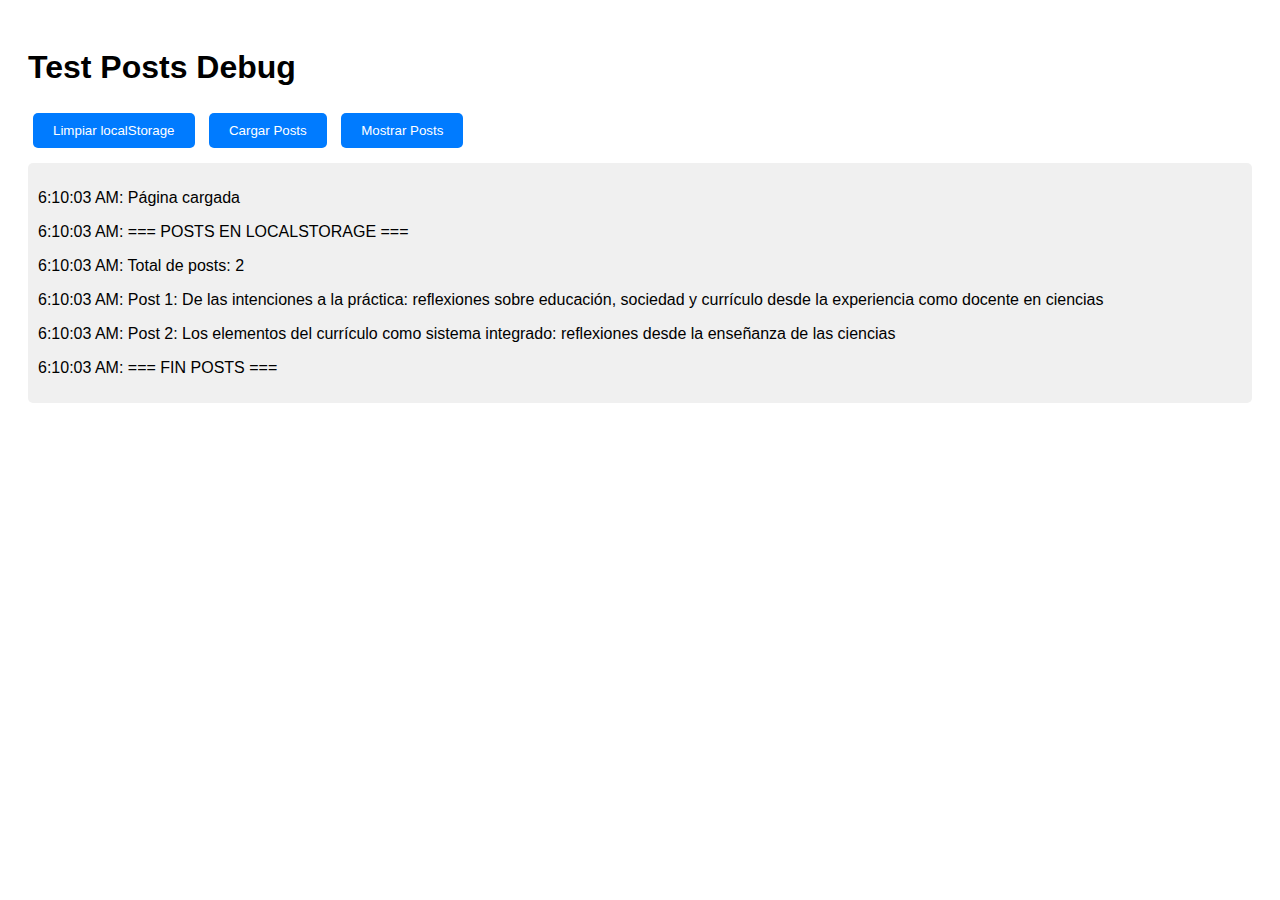
<file: test-posts.html>
<!DOCTYPE html>
<html lang="es">
<head>
    <meta charset="UTF-8">
    <meta name="viewport" content="width=device-width, initial-scale=1.0">
    <title>Test Posts</title>
    <style>
        body { font-family: Arial, sans-serif; padding: 20px; }
        .debug { background: #f0f0f0; padding: 10px; margin: 10px 0; border-radius: 5px; }
        button { padding: 10px 20px; margin: 5px; background: #007bff; color: white; border: none; border-radius: 5px; cursor: pointer; }
        button:hover { background: #0056b3; }
    </style>
</head>
<body>
    <h1>Test Posts Debug</h1>
    
    <button onclick="clearStorage()">Limpiar localStorage</button>
    <button onclick="loadPosts()">Cargar Posts</button>
    <button onclick="showPosts()">Mostrar Posts</button>
    
    <div id="debug" class="debug"></div>
    
    <script>
        function log(message) {
            const debug = document.getElementById('debug');
            debug.innerHTML += '<p>' + new Date().toLocaleTimeString() + ': ' + message + '</p>';
            console.log(message);
        }
        
        function clearStorage() {
            localStorage.removeItem('blogPosts');
            log('localStorage limpiado');
        }
        
        function loadPosts() {
            log('Iniciando carga de posts...');
            
            // Simular createDefaultPost
            const defaultPost = {
                id: 'post-1-fundamentos',
                title: 'Fundamentos del currículo: Una mirada crítica desde la enseñanza de las ciencias',
                category: 'Análisis Curricular'
            };
            
            // Simular createDefaultPost2
            const defaultPost2 = {
                id: 'post-2-elementos-curriculo',
                title: 'Los elementos del currículo como sistema integrado: reflexiones desde la enseñanza de las ciencias',
                category: 'Análisis Curricular'
            };
            
            let posts = JSON.parse(localStorage.getItem('blogPosts') || '[]');
            log('Posts existentes: ' + posts.length);
            
            // Agregar post 1
            const existingPost1Index = posts.findIndex(p => p.title === defaultPost.title);
            if (existingPost1Index !== -1) {
                posts[existingPost1Index] = defaultPost;
                log('Post 1 actualizado');
            } else {
                posts.unshift(defaultPost);
                log('Post 1 agregado');
            }
            
            // Agregar post 2
            const existingPost2Index = posts.findIndex(p => p.title === defaultPost2.title);
            if (existingPost2Index !== -1) {
                posts[existingPost2Index] = defaultPost2;
                log('Post 2 actualizado');
            } else {
                posts.unshift(defaultPost2);
                log('Post 2 agregado');
            }
            
            localStorage.setItem('blogPosts', JSON.stringify(posts));
            log('Posts guardados en localStorage');
        }
        
        function showPosts() {
            const posts = JSON.parse(localStorage.getItem('blogPosts') || '[]');
            log('=== POSTS EN LOCALSTORAGE ===');
            log('Total de posts: ' + posts.length);
            posts.forEach((post, index) => {
                log(`Post ${index + 1}: ${post.title}`);
            });
            log('=== FIN POSTS ===');
        }
        
        // Auto-ejecutar al cargar
        window.addEventListener('load', () => {
            log('Página cargada');
            showPosts();
        });
    </script>
</body>
</html>
</file>
<file: styles.css>
/* Variables CSS */
:root {
    --primary-color: #2c3e50;
    --secondary-color: #34495e;
    --accent-color: #3498db;
    --text-color: #2c3e50;
    --text-light: #7f8c8d;
    --background-color: #ffffff;
    --background-light: #f8f9fa;
    --border-color: #e9ecef;
    --shadow: 0 2px 10px rgba(0, 0, 0, 0.1);
    --shadow-hover: 0 4px 20px rgba(0, 0, 0, 0.15);
    --transition: all 0.3s ease;
    --border-radius: 8px;
    --max-width: 1200px;
    
    /* Nuevos colores metálicos */
    --metallic-primary: linear-gradient(135deg, #667eea 0%, #764ba2 100%);
    --metallic-secondary: linear-gradient(135deg, #f093fb 0%, #f5576c 100%);
    --metallic-accent: linear-gradient(135deg, #4facfe 0%, #00f2fe 100%);
    --metallic-dark: linear-gradient(135deg, #434343 0%, #000000 100%);
    --metallic-light: linear-gradient(135deg, #ffecd2 0%, #fcb69f 100%);
    --shimmer: linear-gradient(90deg, transparent, rgba(26,188,156,0.3), rgba(52,152,219,0.3), transparent);
}

/* Reset y base */
* {
    margin: 0;
    padding: 0;
    box-sizing: border-box;
}

body {
    font-family: 'Inter', -apple-system, BlinkMacSystemFont, 'Segoe UI', Roboto, sans-serif;
    line-height: 1.6;
    color: var(--text-color);
    background: 
        radial-gradient(circle at 20% 80%, rgba(120, 119, 198, 0.05) 0%, transparent 50%),
        radial-gradient(circle at 80% 20%, rgba(255, 119, 198, 0.05) 0%, transparent 50%),
        radial-gradient(circle at 40% 40%, rgba(120, 200, 255, 0.05) 0%, transparent 50%),
        url('science-symbols.svg'),
        url('chemistry-pattern.svg'),
        url('nature-biology.svg'),
        linear-gradient(135deg, #f5f7fa 0%, #c3cfe2 100%);
    background-size: 
        100% 100%,
        100% 100%,
        100% 100%,
        280px 280px,
        320px 320px,
        450px 450px,
        100% 100%;
    background-position:
        0 0,
        0 0,
        0 0,
        0 0,
        150px 200px,
        300px 50px,
        0 0;
    background-attachment: fixed;
    min-height: 100vh;
}

.container {
    max-width: var(--max-width);
    margin: 0 auto;
    padding: 0 1rem;
}

/* Header */
.header {
    background: rgba(255, 255, 255, 0.95);
    backdrop-filter: blur(10px);
    box-shadow: var(--shadow);
    position: fixed;
    top: 0;
    left: 0;
    right: 0;
    z-index: 1000;
    transition: var(--transition);
}

.header.scrolled {
    background: rgba(255, 255, 255, 0.98);
    box-shadow: 0 2px 20px rgba(0, 0, 0, 0.1);
}

.header-content {
    display: flex;
    align-items: center;
    justify-content: space-between;
    padding: 1rem 0;
}

.logo {
    display: flex;
    align-items: center;
    gap: 0.75rem;
    text-decoration: none;
    color: var(--primary-color);
}

.logo i {
    font-size: 1.75rem;
    color: var(--accent-color);
}

.logo h1 {
    font-size: 1.5rem;
    font-weight: 700;
    margin: 0;
}

.nav-list {
    display: flex;
    list-style: none;
    gap: 2rem;
    align-items: center;
}

.nav-link {
    text-decoration: none;
    color: var(--text-color);
    font-weight: 500;
    padding: 0.5rem 1rem;
    border-radius: var(--border-radius);
    transition: var(--transition);
    position: relative;
}

.nav-link:hover,
.nav-link.active {
    color: var(--accent-color);
    background: rgba(52, 152, 219, 0.1);
}

.menu-toggle {
    display: none;
    flex-direction: column;
    background: none;
    border: none;
    cursor: pointer;
    padding: 0.5rem;
}

.menu-toggle span {
    width: 25px;
    height: 3px;
    background: var(--primary-color);
    margin: 3px 0;
    transition: var(--transition);
    border-radius: 2px;
}

/* Hero Section */
.hero {
    min-height: 100vh;
    display: flex;
    align-items: center;
    position: relative;
    overflow: hidden;
    background: linear-gradient(135deg, rgba(76, 175, 80, 0.1) 0%, rgba(33, 150, 243, 0.1) 100%);
}

.hero-background {
    position: absolute;
    top: -10%;
    left: -10%;
    width: 120%;
    height: 120%;
    background-image: url('nature-biology.svg');
    background-size: cover;
    background-position: center;
    background-repeat: no-repeat;
    opacity: 0.3;
    z-index: 1;
}

.nature-overlay {
    position: absolute;
    top: 0;
    left: 0;
    width: 100%;
    height: 100%;
    background: linear-gradient(135deg, 
        rgba(76, 175, 80, 0.05) 0%, 
        rgba(139, 195, 74, 0.05) 25%,
        rgba(33, 150, 243, 0.05) 50%,
        rgba(103, 58, 183, 0.05) 75%,
        rgba(233, 30, 99, 0.05) 100%);
    z-index: 2;
}

.hero-content {
    position: relative;
    z-index: 3;
    text-align: center;
    max-width: 800px;
    margin: 0 auto;
    padding: 2rem;
    animation: heroFadeIn 1.2s ease-out;
}

.hero-badge {
    display: inline-block;
    background: rgba(76, 175, 80, 0.1);
    color: #4CAF50;
    padding: 0.5rem 1.5rem;
    border-radius: 50px;
    font-size: 0.9rem;
    font-weight: 600;
    margin-bottom: 1.5rem;
    border: 1px solid rgba(76, 175, 80, 0.2);
    animation: badgeFloat 3s ease-in-out infinite;
}

.hero-title {
    font-size: clamp(2.5rem, 5vw, 4rem);
    font-weight: 700;
    margin-bottom: 1.5rem;
    line-height: 1.2;
}

.title-main {
    display: block;
    color: var(--primary-color);
    animation: titleSlideIn 1s ease-out 0.3s both;
}

.title-accent {
    display: block;
    background: linear-gradient(135deg, #4CAF50, #2196F3);
    -webkit-background-clip: text;
    -webkit-text-fill-color: transparent;
    background-clip: text;
    animation: titleSlideIn 1s ease-out 0.6s both;
}

.hero-subtitle {
    font-size: 1.25rem;
    color: #2c3e50;
    margin-bottom: 2rem;
    max-width: 600px;
    margin-left: auto;
    margin-right: auto;
    background: rgba(255, 255, 255, 0.9);
    backdrop-filter: blur(10px);
    padding: 1.5rem 2rem;
    border-radius: 12px;
    border: 1px solid rgba(52, 152, 219, 0.2);
    box-shadow: 0 8px 32px rgba(0, 0, 0, 0.1);
    position: relative;
    z-index: 2;
    animation: subtitleFadeIn 1s ease-out 0.9s both;
}

.hero-subtitle strong {
    color: var(--primary-color);
    font-weight: 600;
}

.hero-subtitle em {
    color: #4CAF50;
    font-style: normal;
    font-weight: 500;
}

.hero-stats {
    display: flex;
    justify-content: center;
    gap: 3rem;
    margin: 2rem 0;
    animation: statsSlideUp 1s ease-out 1.2s both;
}

.stat-item {
    text-align: center;
    animation: statFloat 4s ease-in-out infinite;
}

.stat-item:nth-child(2) {
    animation-delay: 1s;
}

.stat-item:nth-child(3) {
    animation-delay: 2s;
}

.stat-number {
    display: block;
    font-size: 2rem;
    font-weight: 700;
    color: #4CAF50;
    margin-bottom: 0.5rem;
}

.stat-label {
    font-size: 0.9rem;
    color: var(--text-light);
    font-weight: 500;
}

.hero-buttons {
    display: flex;
    gap: 1rem;
    justify-content: center;
    flex-wrap: wrap;
    margin-top: 2rem;
    animation: buttonsSlideUp 1s ease-out 1.5s both;
}

.hero-scroll-indicator {
    position: absolute;
    bottom: 2rem;
    left: 50%;
    transform: translateX(-50%);
    color: var(--text-light);
    font-size: 1.5rem;
    cursor: pointer;
    animation: scrollBounce 2s ease-in-out infinite;
    z-index: 3;
}

/* Buttons */
.btn {
    display: inline-flex;
    align-items: center;
    gap: 0.5rem;
    padding: 1rem 2.5rem;
    border: none;
    border-radius: 50px;
    text-decoration: none;
    font-weight: 600;
    font-size: 1rem;
    transition: all 0.4s cubic-bezier(0.175, 0.885, 0.32, 1.275);
    cursor: pointer;
    position: relative;
    overflow: hidden;
    backdrop-filter: blur(10px);
    transform-style: preserve-3d;
    animation: buttonFloat 6s ease-in-out infinite;
}

@keyframes buttonFloat {
    0%, 100% { transform: translateY(0px) rotateX(0deg); }
    50% { transform: translateY(-5px) rotateX(2deg); }
}

.btn i {
    font-size: 1.1rem;
    transition: transform 0.3s ease;
}

.btn:hover i {
    transform: scale(1.2);
}

.btn::before {
    content: '';
    position: absolute;
    top: 0;
    left: -100%;
    width: 100%;
    height: 100%;
    background: linear-gradient(90deg, transparent, rgba(255,255,255,0.2), transparent);
    transition: left 0.5s;
}

.btn:hover::before {
    left: 100%;
}

.btn-primary {
    background: var(--metallic-primary);
    color: white;
    box-shadow: 0 8px 25px rgba(102, 126, 234, 0.4);
    border: 1px solid rgba(255, 255, 255, 0.3);
    position: relative;
}

.btn-primary::after {
    content: '';
    position: absolute;
    top: 0;
    left: 0;
    right: 0;
    bottom: 0;
    background: var(--metallic-accent);
    opacity: 0;
    transition: opacity 0.4s ease;
    border-radius: 50px;
    z-index: -1;
}

.btn-primary:hover {
    transform: translateY(-5px) scale(1.05) rotateX(10deg);
    box-shadow: 0 15px 40px rgba(102, 126, 234, 0.6);
    animation: buttonPulse 0.6s ease-in-out;
}

.btn-primary:hover::after {
    opacity: 1;
}

@keyframes buttonPulse {
    0% { transform: translateY(-5px) scale(1.05) rotateX(10deg); }
    50% { transform: translateY(-7px) scale(1.08) rotateX(15deg); }
    100% { transform: translateY(-5px) scale(1.05) rotateX(10deg); }
}

.btn-secondary {
    background: rgba(255, 255, 255, 0.15);
    color: white;
    border: 2px solid rgba(255, 255, 255, 0.4);
    backdrop-filter: blur(20px);
    box-shadow: 0 8px 25px rgba(255, 255, 255, 0.2);
    text-shadow: 0 2px 4px rgba(0, 0, 0, 0.3);
    position: relative;
}

.btn-secondary::before {
    content: '';
    position: absolute;
    top: 0;
    left: 0;
    right: 0;
    bottom: 0;
    background: var(--metallic-light);
    opacity: 0;
    transition: opacity 0.4s ease;
    border-radius: 50px;
    z-index: -1;
}

.btn-secondary:hover {
    background: rgba(255, 255, 255, 0.3);
    border-color: rgba(255, 255, 255, 0.8);
    transform: translateY(-5px) scale(1.08) rotateY(5deg);
    box-shadow: 0 15px 40px rgba(255, 255, 255, 0.4);
    text-shadow: 0 3px 6px rgba(0, 0, 0, 0.4);
    animation: buttonGlow 0.8s ease-in-out;
}

.btn-secondary:hover::before {
    opacity: 0.3;
}

@keyframes buttonGlow {
    0% { box-shadow: 0 15px 40px rgba(255, 255, 255, 0.4); }
    50% { box-shadow: 0 20px 50px rgba(255, 255, 255, 0.6); }
    100% { box-shadow: 0 15px 40px rgba(255, 255, 255, 0.4); }
}

/* Posts Page Styles */
.hero-posts {
    min-height: 60vh;
    display: flex;
    align-items: center;
    justify-content: center;
    position: relative;
    overflow: hidden;
    background: linear-gradient(135deg, var(--primary-color), var(--accent-color));
}

.hero-posts .hero-title {
    font-size: clamp(2.5rem, 5vw, 4rem);
    font-weight: 700;
    margin-bottom: 1rem;
    color: white;
    text-align: center;
}

.hero-posts .hero-subtitle {
    font-size: clamp(1.1rem, 2.5vw, 1.3rem);
    color: rgba(255, 255, 255, 0.9);
    text-align: center;
    max-width: 600px;
    margin: 0 auto;
}

/* Resources Section */
.resources-section {
    padding: 80px 0;
    background: linear-gradient(135deg, #f8f9fa 0%, #e9ecef 100%);
    position: relative;
}

.resources-section::before {
    content: '';
    position: absolute;
    top: 0;
    left: 0;
    right: 0;
    bottom: 0;
    background: url('data:image/svg+xml,<svg xmlns="http://www.w3.org/2000/svg" viewBox="0 0 100 100"><defs><pattern id="books" x="0" y="0" width="20" height="20" patternUnits="userSpaceOnUse"><circle cx="10" cy="10" r="1" fill="%23007bff" opacity="0.1"/></pattern></defs><rect width="100" height="100" fill="url(%23books)"/></svg>') repeat;
    opacity: 0.3;
}

.section-header {
    text-align: center;
    margin-bottom: 60px;
    position: relative;
    z-index: 2;
}

.section-title {
    font-size: 2.5rem;
    font-weight: 700;
    color: #2c3e50;
    margin-bottom: 15px;
    display: flex;
    align-items: center;
    justify-content: center;
    gap: 15px;
}

.section-title i {
    color: #007bff;
    font-size: 2.2rem;
}

.section-subtitle {
    font-size: 1.2rem;
    color: #6c757d;
    max-width: 600px;
    margin: 0 auto;
    line-height: 1.6;
}

.resources-grid {
    display: grid;
    grid-template-columns: repeat(auto-fit, minmax(400px, 1fr));
    gap: 30px;
    position: relative;
    z-index: 2;
}

.resource-card {
    background: white;
    border-radius: 20px;
    overflow: hidden;
    box-shadow: 0 10px 30px rgba(0, 0, 0, 0.1);
    transition: all 0.3s ease;
    border: 1px solid #e9ecef;
}

.resource-card:hover {
    transform: translateY(-10px);
    box-shadow: 0 20px 40px rgba(0, 0, 0, 0.15);
}

.resource-preview {
    position: relative;
    height: 200px;
    background: linear-gradient(135deg, #667eea 0%, #764ba2 100%);
    display: flex;
    align-items: center;
    justify-content: center;
    overflow: hidden;
}

.pdf-icon {
    font-size: 4rem;
    color: white;
    opacity: 0.9;
    transition: all 0.3s ease;
}

.resource-overlay {
    position: absolute;
    top: 0;
    left: 0;
    right: 0;
    bottom: 0;
    background: rgba(0, 0, 0, 0.7);
    display: flex;
    align-items: center;
    justify-content: center;
    opacity: 0;
    transition: all 0.3s ease;
}

.resource-card:hover .resource-overlay {
    opacity: 1;
}

.preview-btn {
    background: white;
    color: #333;
    padding: 12px 24px;
    border-radius: 25px;
    text-decoration: none;
    font-weight: 600;
    display: flex;
    align-items: center;
    gap: 8px;
    transition: all 0.3s ease;
    transform: translateY(20px);
}

.resource-card:hover .preview-btn {
    transform: translateY(0);
}

.preview-btn:hover {
    background: #007bff;
    color: white;
    transform: scale(1.05);
}

.resource-content {
    padding: 30px;
}

.resource-category {
    background: #007bff;
    color: white;
    padding: 6px 16px;
    border-radius: 20px;
    font-size: 0.85rem;
    font-weight: 600;
    display: inline-block;
    margin-bottom: 15px;
    text-transform: uppercase;
    letter-spacing: 0.5px;
}

.resource-title {
    font-size: 1.5rem;
    font-weight: 700;
    color: #2c3e50;
    margin-bottom: 8px;
    line-height: 1.3;
}

.resource-author {
    color: #6c757d;
    font-style: italic;
    margin-bottom: 15px;
    font-size: 1rem;
}

.resource-description {
    color: #555;
    line-height: 1.6;
    margin-bottom: 20px;
    font-size: 0.95rem;
}

.resource-meta {
    display: flex;
    flex-wrap: wrap;
    gap: 15px;
    margin-bottom: 25px;
    padding: 15px;
    background: #f8f9fa;
    border-radius: 10px;
}

.resource-meta span {
    display: flex;
    align-items: center;
    gap: 6px;
    color: #6c757d;
    font-size: 0.9rem;
}

.resource-meta i {
    color: #007bff;
}

.resource-actions {
    display: flex;
    gap: 15px;
    flex-wrap: wrap;
}

.btn-primary, .btn-secondary {
    padding: 12px 24px;
    border-radius: 25px;
    text-decoration: none;
    font-weight: 600;
    display: flex;
    align-items: center;
    gap: 8px;
    transition: all 0.3s ease;
    border: none;
    cursor: pointer;
    font-size: 0.9rem;
}

.btn-primary {
    background: #007bff;
    color: white;
}

.btn-primary:hover {
    background: #0056b3;
    transform: translateY(-2px);
    box-shadow: 0 5px 15px rgba(0, 123, 255, 0.3);
}

.btn-secondary {
    background: #6c757d;
    color: white;
}

.btn-secondary:hover {
    background: #545b62;
    transform: translateY(-2px);
    box-shadow: 0 5px 15px rgba(108, 117, 125, 0.3);
}

@media (max-width: 768px) {
    .resources-grid {
        grid-template-columns: 1fr;
    }
    
    .section-title {
        font-size: 2rem;
        flex-direction: column;
        gap: 10px;
    }
    
    .resource-actions {
        flex-direction: column;
    }
    
    .btn-primary, .btn-secondary {
        justify-content: center;
    }
}

/* Placeholder Resource Card */
.placeholder-card {
    opacity: 0.7;
    border: 2px dashed #dee2e6;
}

.placeholder-card:hover {
    opacity: 1;
    border-color: #007bff;
    transform: translateY(-5px);
}

.placeholder-preview {
    background: linear-gradient(135deg, #6c757d 0%, #495057 100%);
}

.placeholder-card .pdf-icon {
    font-size: 3rem;
    opacity: 0.6;
}

.placeholder-card .resource-category {
    background: #6c757d;
}

.placeholder-card .resource-title {
    color: #6c757d;
}

.placeholder-card .resource-description {
    font-style: italic;
    color: #6c757d;
}

.posts-section {
    padding: 4rem 0;
    background: var(--bg-color);
}

/* Blog Posts */
.blog-posts {
    display: grid;
    grid-template-columns: repeat(auto-fit, minmax(400px, 1fr));
    gap: 2rem;
    max-width: 1200px;
    margin: 3rem auto;
    padding: 0 1rem;
}

/* Estilos para cards profesionales */
.post-card {
    background: white;
    border-radius: 16px;
    overflow: hidden;
    box-shadow: 0 4px 20px rgba(0, 0, 0, 0.08);
    border: 1px solid rgba(46, 125, 50, 0.1);
    transition: all 0.4s cubic-bezier(0.4, 0, 0.2, 1);
    position: relative;
    display: flex;
    flex-direction: column;
    height: 100%;
}

.post-card:hover {
    box-shadow: 0 12px 40px rgba(46, 125, 50, 0.15);
    transform: translateY(-8px);
    border-color: rgba(46, 125, 50, 0.2);
}

.post-card::before {
    content: '';
    position: absolute;
    top: 0;
    left: 0;
    right: 0;
    height: 4px;
    background: linear-gradient(135deg, #2e7d32, #4caf50, #66bb6a);
    opacity: 0;
    transition: opacity 0.3s ease;
}

.post-card:hover::before {
    opacity: 1;
}

.post-image {
    background: linear-gradient(135deg, #f8f9fa, #e8f5e8);
    padding: 2rem;
    text-align: center;
    position: relative;
    overflow: hidden;
    min-height: 120px;
    display: flex;
    flex-direction: column;
    align-items: center;
    justify-content: center;
}

.post-image::before {
    content: '';
    position: absolute;
    top: -50%;
    left: -50%;
    width: 200%;
    height: 200%;
    background: radial-gradient(circle, rgba(46, 125, 50, 0.05) 0%, transparent 70%);
    animation: float 6s ease-in-out infinite;
}

.post-icon {
    font-size: 3rem;
    color: #2e7d32;
    position: relative;
    z-index: 2;
    transition: all 0.3s ease;
    margin-bottom: 0.5rem;
}

.post-card:hover .post-icon {
    transform: scale(1.1) rotate(5deg);
    color: #1b5e20;
}

.academic-badge {
    display: flex;
    align-items: center;
    gap: 0.3rem;
    background: rgba(46, 125, 50, 0.1);
    color: #2e7d32;
    padding: 0.3rem 0.8rem;
    border-radius: 15px;
    font-size: 0.7rem;
    font-weight: 600;
    text-transform: uppercase;
    letter-spacing: 0.5px;
    position: relative;
    z-index: 2;
    border: 1px solid rgba(46, 125, 50, 0.2);
    transition: all 0.3s ease;
}

.post-card:hover .academic-badge {
    background: rgba(46, 125, 50, 0.15);
    transform: translateY(-2px);
}

.post-content {
    padding: 2rem;
    flex: 1;
    display: flex;
    flex-direction: column;
}

/* Responsive Design para Cards */
@media (max-width: 768px) {
    .blog-posts {
        grid-template-columns: 1fr;
        gap: 1.5rem;
        padding: 0 0.5rem;
    }
    
    .post-card {
        margin: 0 auto;
        max-width: 100%;
    }
    
    .post-content {
        padding: 1.5rem;
    }
    
    .post-image {
        padding: 1.5rem;
        min-height: 100px;
    }
    
    .post-icon {
        font-size: 2.5rem;
    }
    
    .post-title {
        font-size: 1.2rem;
        -webkit-line-clamp: 2;
    }
    
    .post-excerpt {
        font-size: 0.9rem;
        -webkit-line-clamp: 2;
    }
    
    .academic-badge {
        font-size: 0.65rem;
        padding: 0.25rem 0.6rem;
    }
}

@media (max-width: 480px) {
    .blog-posts {
        grid-template-columns: 1fr;
        gap: 1rem;
    }
    
    .post-meta {
        flex-direction: column;
        gap: 0.5rem;
        align-items: flex-start;
    }
    
    .post-tags {
        max-height: 3rem;
        gap: 0.3rem;
    }
    
    .post-tags::after {
        width: 25px;
        height: 1.2rem;
    }
    
    .post-tag {
        font-size: 0.7rem;
        padding: 0.2rem 0.5rem;
    }
}

/* Mantener compatibilidad con estilos existentes */
.blog-post {
    background: white;
    border-radius: 12px;
    padding: 2rem;
    margin-bottom: 2.5rem;
    box-shadow: 0 8px 25px rgba(0, 0, 0, 0.08);
    border: 1px solid rgba(46, 125, 50, 0.1);
    transition: all 0.3s ease;
}

.blog-post:hover {
    box-shadow: 0 12px 35px rgba(0, 0, 0, 0.12);
    transform: translateY(-2px);
}

.post-header {
    margin-bottom: 1.5rem;
    padding-bottom: 1rem;
    position: relative;
}

.post-category {
    display: inline-flex;
    align-items: center;
    gap: 0.5rem;
    background: linear-gradient(135deg, #2e7d32, #4caf50);
    color: white;
    padding: 0.5rem 1.2rem;
    border-radius: 20px;
    font-size: 0.75rem;
    font-weight: 600;
    margin-bottom: 1rem;
    text-transform: uppercase;
    letter-spacing: 0.8px;
    box-shadow: 0 2px 8px rgba(46, 125, 50, 0.3);
    position: relative;
    overflow: hidden;
}

.post-category::before {
    content: '📚';
    margin-right: 0.3rem;
}

.post-category::after {
    content: '';
    position: absolute;
    top: 0;
    left: -100%;
    width: 100%;
    height: 100%;
    background: linear-gradient(90deg, transparent, rgba(255,255,255,0.2), transparent);
    transition: left 0.5s;
}

.post-card:hover .post-category::after {
    left: 100%;
}

.post-author {
    font-size: 0.85rem;
    font-weight: 500;
    color: #666;
    margin-bottom: 0.5rem;
    display: flex;
    align-items: center;
    gap: 0.5rem;
}

.post-author::before {
    content: '👩‍🏫';
    font-size: 1rem;
}

.post-title {
    font-size: 1.4rem;
    font-weight: 700;
    color: #1a1a1a;
    margin-bottom: 1rem;
    line-height: 1.4;
    display: -webkit-box;
    -webkit-line-clamp: 3;
    -webkit-box-orient: vertical;
    overflow: hidden;
    transition: color 0.3s ease;
}

.post-card:hover .post-title {
    color: #2e7d32;
}

.post-excerpt {
    color: #555;
    font-size: 0.95rem;
    line-height: 1.6;
    margin-bottom: 1.5rem;
    display: -webkit-box;
    -webkit-line-clamp: 3;
    -webkit-box-orient: vertical;
    overflow: hidden;
    flex: 1;
}

.post-meta {
    display: flex;
    flex-wrap: wrap;
    gap: 1rem;
    font-size: 0.85rem;
    color: #666;
    margin-bottom: 1rem;
    padding-top: 1rem;
    border-top: 1px solid #f0f0f0;
}

.post-meta span {
    display: flex;
    align-items: center;
    gap: 0.4rem;
    background: rgba(46, 125, 50, 0.05);
    padding: 0.3rem 0.8rem;
    border-radius: 12px;
    font-weight: 500;
}

.post-meta i {
    color: #2e7d32;
    font-size: 0.9rem;
}

.post-content {
    line-height: 1.7;
}

.post-excerpt {
    color: #444;
    font-size: 1.05rem;
    line-height: 1.7;
    margin-bottom: 1.5rem;
    text-align: justify;
}

.post-tags {
    display: flex;
    flex-wrap: wrap;
    gap: 0.4rem;
    margin-bottom: 1.5rem;
    max-height: 4.5rem;
    overflow: hidden;
    position: relative;
    align-items: flex-start;
    align-content: flex-start;
}

.post-tags::after {
    content: '';
    position: absolute;
    bottom: 0;
    right: 0;
    width: 30px;
    height: 1.5rem;
    background: linear-gradient(to left, white, transparent);
    pointer-events: none;
}

.post-tag {
    background: rgba(46, 125, 50, 0.08);
    color: #2e7d32;
    padding: 0.25rem 0.7rem;
    border-radius: 12px;
    font-size: 0.75rem;
    font-weight: 500;
    border: 1px solid rgba(46, 125, 50, 0.15);
    transition: all 0.2s ease;
    white-space: nowrap;
}

.post-tag:hover {
    background: rgba(46, 125, 50, 0.15);
    transform: translateY(-1px);
}

.post-link {
    display: inline-flex;
    align-items: center;
    gap: 0.5rem;
    background: linear-gradient(135deg, #2e7d32, #4caf50);
    color: white;
    padding: 0.8rem 1.5rem;
    border-radius: 25px;
    text-decoration: none;
    font-weight: 600;
    font-size: 0.9rem;
    transition: all 0.3s cubic-bezier(0.4, 0, 0.2, 1);
    border: none;
    cursor: pointer;
    margin-top: auto;
    align-self: flex-start;
    position: relative;
    overflow: hidden;
}

.post-link::before {
    content: '';
    position: absolute;
    top: 0;
    left: -100%;
    width: 100%;
    height: 100%;
    background: linear-gradient(90deg, transparent, rgba(255,255,255,0.2), transparent);
    transition: left 0.5s;
}

.post-link:hover::before {
    left: 100%;
}

.post-link:hover {
    background: linear-gradient(135deg, #1b5e20, #2e7d32);
    transform: translateY(-2px);
    box-shadow: 0 6px 20px rgba(46, 125, 50, 0.3);
    gap: 0.8rem;
}

.post-link i {
    transition: transform 0.3s ease;
}

.post-link:hover i {
    transform: translateX(3px);
}

/* Estilos de compatibilidad */
.read-more-btn {
    display: inline-flex;
    align-items: center;
    gap: 0.5rem;
    background: linear-gradient(135deg, #2e7d32, #4caf50);
    color: white;
    padding: 0.8rem 1.5rem;
    border-radius: 25px;
    text-decoration: none;
    font-weight: 600;
    transition: all 0.3s ease;
    border: none;
    cursor: pointer;
}

.read-more-btn:hover {
    background: linear-gradient(135deg, #1b5e20, #2e7d32);
    transform: translateX(5px);
    gap: 0.8rem;
}

.tag {
    background: rgba(46, 125, 50, 0.1);
    color: #2e7d32;
    padding: 0.3rem 0.8rem;
    border-radius: 15px;
    font-size: 0.8rem;
    font-weight: 500;
    border: 1px solid rgba(46, 125, 50, 0.2);
    transition: all 0.3s ease;
}

.tag:hover {
    background: #2e7d32;
    color: white;
    transform: translateY(-1px);
}

.post-author {
    font-size: 0.85rem;
    color: #666;
    font-style: italic;
    margin-top: 0.25rem;
}

/* Pagination */
.pagination {
    display: flex;
    justify-content: center;
    align-items: center;
    gap: 1rem;
    margin-top: 3rem;
}

.pagination-btn {
    display: flex;
    align-items: center;
    gap: 0.5rem;
    padding: 0.8rem 1.5rem;
    background: white;
    color: var(--primary-color);
    text-decoration: none;
    border-radius: 25px;
    border: 2px solid var(--primary-color);
    font-weight: 600;
    transition: all 0.3s ease;
}

.pagination-btn:hover:not(.disabled) {
    background: var(--primary-color);
    color: white;
}

.pagination-btn.disabled {
    opacity: 0.5;
    cursor: not-allowed;
    pointer-events: none;
}

.pagination-numbers {
    display: flex;
    gap: 0.5rem;
}

.pagination-number {
    display: flex;
    align-items: center;
    justify-content: center;
    width: 40px;
    height: 40px;
    background: white;
    color: var(--primary-color);
    text-decoration: none;
    border-radius: 50%;
    border: 2px solid var(--primary-color);
    font-weight: 600;
    transition: all 0.3s ease;
}

.pagination-number:hover,
.pagination-number.active {
    background: var(--primary-color);
    color: white;
}

/* New Post Form */
.new-post-section {
    background: #f8f9fa;
    padding: 4rem 0;
    margin-top: 2rem;
}

.new-post-form-container {
    max-width: 800px;
    margin: 0 auto;
    background: white;
    padding: 2.5rem;
    border-radius: 12px;
    box-shadow: 0 4px 20px rgba(0, 0, 0, 0.1);
}

.form-title {
    display: flex;
    align-items: center;
    gap: 0.75rem;
    font-size: 1.8rem;
    color: var(--text-color);
    margin-bottom: 2rem;
    padding-bottom: 1rem;
    border-bottom: 2px solid #e0e0e0;
}

.form-title i {
    color: var(--primary-color);
}

.new-post-form {
    display: flex;
    flex-direction: column;
    gap: 1.5rem;
}

.form-row {
    display: grid;
    grid-template-columns: 1fr 1fr;
    gap: 1.5rem;
}

.form-group {
    display: flex;
    flex-direction: column;
    gap: 0.5rem;
}

.form-group label {
    font-weight: 600;
    color: var(--text-color);
    font-size: 0.95rem;
}

.form-group input,
.form-group select,
.form-group textarea {
    padding: 0.75rem;
    border: 2px solid #e0e0e0;
    border-radius: 8px;
    font-size: 1rem;
    transition: all 0.3s ease;
    font-family: inherit;
}

.form-group input:focus,
.form-group select:focus,
.form-group textarea:focus {
    outline: none;
    border-color: var(--primary-color);
    box-shadow: 0 0 0 3px rgba(76, 175, 80, 0.1);
}

.form-group textarea {
    resize: vertical;
    min-height: 100px;
}

.form-group textarea[rows="12"] {
    min-height: 200px;
    line-height: 1.6;
    font-family: 'Georgia', serif;
}

/* Enhanced Reading Layout */
.post-content {
    line-height: 1.7;
    font-size: 1.05rem;
}

.post-excerpt {
    line-height: 1.6;
    font-size: 1rem;
    color: #555;
    margin: 1rem 0;
}

.post-title {
    line-height: 1.4;
    margin-bottom: 1rem;
    font-weight: 600;
}

/* Reading-friendly typography for long content */
.reading-content {
    max-width: 700px;
    margin: 0 auto;
    font-family: 'Georgia', serif;
    font-size: 1.1rem;
    line-height: 1.8;
    color: #333;
}

.reading-content p {
    margin-bottom: 1.5rem;
    text-align: justify;
}

.reading-content h1,
.reading-content h2,
.reading-content h3 {
    font-family: var(--font-primary);
    margin-top: 2rem;
    margin-bottom: 1rem;
    color: var(--text-color);
}

.reading-content h1 {
    font-size: 2rem;
    border-bottom: 2px solid var(--primary-color);
    padding-bottom: 0.5rem;
}

.reading-content h2 {
    font-size: 1.5rem;
    color: var(--primary-color);
}

.reading-content h3 {
    font-size: 1.25rem;
}

.reading-content blockquote {
    border-left: 4px solid var(--primary-color);
    padding-left: 1.5rem;
    margin: 2rem 0;
    font-style: italic;
    background: #f8f9fa;
    padding: 1.5rem;
    border-radius: 0 8px 8px 0;
}

.reading-content ul,
.reading-content ol {
    margin: 1.5rem 0;
    padding-left: 2rem;
}

.reading-content li {
    margin-bottom: 0.75rem;
    line-height: 1.7;
}

/* Focus mode for better reading */
.focus-mode {
    background: #fefefe;
    padding: 3rem 2rem;
    border-radius: 12px;
    box-shadow: 0 4px 20px rgba(0, 0, 0, 0.1);
    margin: 2rem 0;
}

@media (max-width: 768px) {
    .reading-content {
        font-size: 1rem;
        line-height: 1.7;
        padding: 0 1rem;
    }
    
    .focus-mode {
        padding: 2rem 1rem;
        margin: 1rem 0;
    }
}

.form-actions {
    display: flex;
    gap: 1rem;
    justify-content: flex-end;
    margin-top: 1rem;
    padding-top: 1.5rem;
    border-top: 2px solid #e0e0e0;
}

.btn-primary,
.btn-secondary {
    display: flex;
    align-items: center;
    gap: 0.5rem;
    padding: 0.75rem 1.5rem;
    border: none;
    border-radius: 8px;
    font-size: 1rem;
    font-weight: 600;
    cursor: pointer;
    transition: all 0.3s ease;
    text-decoration: none;
}

.btn-primary {
    background: var(--primary-color);
    color: white;
}

.btn-primary:hover {
    background: var(--secondary-color);
    transform: translateY(-2px);
}

.btn-secondary {
    background: #6c757d;
    color: white;
}

.btn-secondary:hover {
    background: #5a6268;
    transform: translateY(-2px);
}

@media (max-width: 768px) {
    .form-row {
        grid-template-columns: 1fr;
    }
    
    .new-post-form-container {
        padding: 1.5rem;
        margin: 0 1rem;
    }
    
    .article-card {
        margin-bottom: 1.5rem;
    }
    
    .article-meta {
        flex-direction: column;
        gap: 0.5rem;
        align-items: flex-start;
    }
    
    .article-title {
        font-size: 1.25rem;
        line-height: 1.3;
    }
    
    .article-excerpt {
        font-size: 0.95rem;
    }
    
    .post-content {
        padding: 1rem;
    }
    
    .post-title {
        font-size: 1.75rem;
        line-height: 1.3;
    }
    
    .post-meta {
        flex-direction: column;
        gap: 0.5rem;
        align-items: flex-start;
    }
    
    .form-actions {
        flex-direction: column;
    }
}

/* Footer */
.footer {
    background: var(--text-dark);
    color: white;
    padding: 3rem 0 1rem;
    margin-top: 4rem;
}

.footer-content {
    display: grid;
    grid-template-columns: repeat(auto-fit, minmax(250px, 1fr));
    gap: 2rem;
    margin-bottom: 2rem;
    position: relative;
    z-index: 2;
}

.footer-brand {
    display: flex;
    align-items: center;
    gap: 0.5rem;
    font-size: 1.5rem;
    font-weight: 700;
    margin-bottom: 1rem;
    color: var(--primary-color);
}

.footer-section h4 {
    color: var(--primary-color);
    margin-bottom: 1rem;
    font-weight: 600;
}

.footer-section ul {
    list-style: none;
}

.footer-section ul li {
    margin-bottom: 0.5rem;
}

.footer-section ul li a {
    color: rgba(255, 255, 255, 0.8);
    text-decoration: none;
    transition: color 0.3s ease;
}

.footer-section ul li a:hover {
    color: var(--primary-color);
}

.social-links {
    display: flex;
    gap: 1rem;
}

.social-links a {
    display: flex;
    align-items: center;
    justify-content: center;
    width: 40px;
    height: 40px;
    background: var(--primary-color);
    color: white;
    border-radius: 50%;
    text-decoration: none;
    transition: all 0.3s ease;
}

.social-links a:hover {
    background: var(--accent-color);
    transform: translateY(-2px);
}

.footer-bottom {
    text-align: center;
    padding-top: 2rem;
    border-top: 1px solid rgba(255, 255, 255, 0.1);
    color: rgba(255, 255, 255, 0.6);
    position: relative;
    z-index: 2;
}

/* Responsive Design for Posts */
@media (max-width: 768px) {
    .posts-grid {
        grid-template-columns: 1fr;
        gap: 1.5rem;
    }
    
    .pagination {
        flex-direction: column;
        gap: 1rem;
    }
    
    .pagination-numbers {
        order: -1;
    }
    
    .footer-content {
        grid-template-columns: 1fr;
        text-align: center;
    }
}

/* Animations */
@keyframes heroFadeIn {
    from {
        opacity: 0;
        transform: translateY(30px);
    }
    to {
        opacity: 1;
        transform: translateY(0);
    }
}

@keyframes badgeFloat {
    0%, 100% {
        transform: translateY(0);
    }
    50% {
        transform: translateY(-5px);
    }
}

@keyframes titleSlideIn {
    from {
        opacity: 0;
        transform: translateX(-30px);
    }
    to {
        opacity: 1;
        transform: translateX(0);
    }
}

@keyframes subtitleFadeIn {
    from {
        opacity: 0;
        transform: translateY(20px);
    }
    to {
        opacity: 1;
        transform: translateY(0);
    }
}

@keyframes statsSlideUp {
    from {
        opacity: 0;
        transform: translateY(30px);
    }
    to {
        opacity: 1;
        transform: translateY(0);
    }
}

@keyframes statFloat {
    0%, 100% {
        transform: translateY(0);
    }
    50% {
        transform: translateY(-8px);
    }
}

@keyframes buttonsSlideUp {
    from {
        opacity: 0;
        transform: translateY(30px);
    }
    to {
        opacity: 1;
        transform: translateY(0);
    }
}

@keyframes scrollBounce {
    0%, 20%, 50%, 80%, 100% {
        transform: translateX(-50%) translateY(0);
    }
    40% {
        transform: translateX(-50%) translateY(-10px);
    }
    60% {
        transform: translateX(-50%) translateY(-5px);
    }
}

/* Featured Articles */
.featured-articles {
    padding: 5rem 0;
    background: var(--background-color);
}

.section-header {
    text-align: center;
    margin-bottom: 3rem;
}

.section-title {
    font-size: 2.5rem;
    font-weight: 700;
    color: var(--primary-color);
    margin-bottom: 1rem;
}

.section-subtitle {
    font-size: 1.2rem;
    color: var(--text-light);
    max-width: 600px;
    margin: 0 auto;
}

.articles-grid {
    display: grid;
    grid-template-columns: repeat(auto-fit, minmax(350px, 1fr));
    gap: 2rem;
    margin-top: 3rem;
}

.article-card {
    background: var(--background-color);
    border-radius: var(--border-radius);
    box-shadow: var(--shadow);
    overflow: hidden;
    transition: var(--transition);
    border: 1px solid var(--border-color);
}

.article-card:hover {
    transform: translateY(-5px);
    box-shadow: var(--shadow-hover);
}

.article-image {
    width: 100%;
    height: 200px;
    background: linear-gradient(135deg, var(--accent-color), var(--primary-color));
    display: flex;
    align-items: center;
    justify-content: center;
    color: white;
    font-size: 3rem;
}

.article-content {
    padding: 1.5rem;
}

.article-category {
    display: inline-block;
    background: rgba(52, 152, 219, 0.1);
    color: var(--accent-color);
    padding: 0.25rem 0.75rem;
    border-radius: 20px;
    font-size: 0.8rem;
    font-weight: 600;
    margin-bottom: 1rem;
}

.article-title {
    font-size: 1.25rem;
    font-weight: 600;
    color: var(--primary-color);
    margin-bottom: 0.75rem;
    line-height: 1.4;
}

.article-excerpt {
    color: var(--text-light);
    margin-bottom: 1rem;
    line-height: 1.6;
}

.article-meta {
    display: flex;
    align-items: center;
    justify-content: space-between;
    font-size: 0.9rem;
    color: var(--text-light);
}

.read-more {
    color: var(--accent-color);
    text-decoration: none;
    font-weight: 600;
    display: flex;
    align-items: center;
    gap: 0.5rem;
    transition: var(--transition);
}

.read-more:hover {
    gap: 0.75rem;
}

/* Categories */
.categories {
    padding: 5rem 0;
    background: var(--background-light);
}

.categories-grid {
    display: grid;
    grid-template-columns: repeat(auto-fit, minmax(250px, 1fr));
    gap: 1.5rem;
    margin-top: 3rem;
}

.category-card {
    background: var(--background-color);
    padding: 2rem;
    border-radius: var(--border-radius);
    text-align: center;
    box-shadow: var(--shadow);
    transition: var(--transition);
    border: 1px solid var(--border-color);
}

.category-card:hover {
    transform: translateY(-5px);
    box-shadow: var(--shadow-hover);
}

.category-icon {
    font-size: 3rem;
    color: var(--accent-color);
    margin-bottom: 1rem;
}

.category-title {
    font-size: 1.25rem;
    font-weight: 600;
    color: var(--primary-color);
    margin-bottom: 0.75rem;
}

.category-description {
    color: var(--text-light);
    margin-bottom: 1.5rem;
}

.category-count {
    background: rgba(52, 152, 219, 0.1);
    color: var(--accent-color);
    padding: 0.5rem 1rem;
    border-radius: 20px;
    font-weight: 600;
    font-size: 0.9rem;
}

/* Newsletter */
.newsletter {
    padding: 5rem 0;
    background: linear-gradient(135deg, var(--primary-color), var(--secondary-color));
    color: white;
    text-align: center;
}

.newsletter-content {
    max-width: 600px;
    margin: 0 auto;
}

.newsletter-title {
    font-size: 2.5rem;
    font-weight: 700;
    margin-bottom: 1rem;
}

.newsletter-description {
    font-size: 1.2rem;
    margin-bottom: 2rem;
    opacity: 0.9;
}

.newsletter-form {
    display: flex;
    gap: 1rem;
    max-width: 400px;
    margin: 0 auto;
}

.newsletter-input {
    flex: 1;
    padding: 1rem;
    border: none;
    border-radius: var(--border-radius);
    font-size: 1rem;
    background: rgba(255, 255, 255, 0.1);
    color: white;
    backdrop-filter: blur(10px);
}

.newsletter-input::placeholder {
    color: rgba(255, 255, 255, 0.7);
}

.newsletter-input:focus {
    outline: none;
    background: rgba(255, 255, 255, 0.2);
}

/* Footer */
.footer {
    background: linear-gradient(135deg, #2c3e50 0%, #3498db 50%, #1abc9c 100%);
    color: white;
    padding: 3rem 0 1rem;
    position: relative;
    overflow: hidden;
}

.footer::before {
    content: '';
    position: absolute;
    top: 0;
    left: -100%;
    width: 100%;
    height: 100%;
    background: var(--shimmer);
    animation: footerShimmer 3s ease-in-out infinite;
    z-index: 1;
}

@keyframes footerShimmer {
    0% { left: -100%; }
    50% { left: 100%; }
    100% { left: 100%; }
}

.footer-content {
    display: grid;
    grid-template-columns: repeat(auto-fit, minmax(250px, 1fr));
    gap: 2rem;
    margin-bottom: 2rem;
}

.footer-section h3 {
    font-size: 1.25rem;
    font-weight: 600;
    margin-bottom: 1rem;
}

.footer-section p,
.footer-section a {
    color: rgba(255, 255, 255, 0.8);
    text-decoration: none;
    line-height: 1.6;
}

.footer-section a:hover {
    color: white;
}

.footer-links {
    list-style: none;
}

.footer-links li {
    margin-bottom: 0.5rem;
}

.social-links {
    display: flex;
    gap: 1rem;
    margin-top: 1rem;
}

.social-links a {
    display: flex;
    align-items: center;
    justify-content: center;
    width: 45px;
    height: 45px;
    background: rgba(255, 255, 255, 0.15);
    border-radius: 50%;
    transition: all 0.4s cubic-bezier(0.175, 0.885, 0.32, 1.275);
    position: relative;
    overflow: hidden;
    margin: 0 5px;
    backdrop-filter: blur(10px);
    border: 2px solid rgba(255, 255, 255, 0.2);
}

.social-links a::before {
    content: '';
    position: absolute;
    top: 0;
    left: 0;
    right: 0;
    bottom: 0;
    border-radius: 50%;
    transform: scale(0);
    transition: transform 0.4s ease;
    z-index: 1;
}

/* Instagram */
.social-links a[title="Instagram"]::before {
    background: linear-gradient(45deg, #16a085 0%, #1abc9c 50%, #48c9b0 100%);
}

/* Facebook */
.social-links a[title="Facebook"]::before {
    background: linear-gradient(45deg, #2980b9 0%, #3498db 50%, #5dade2 100%);
}

/* LinkedIn */
.social-links a[title="LinkedIn"]::before {
    background: linear-gradient(45deg, #2c3e50 0%, #34495e 50%, #5d6d7e 100%);
}

.social-links a:hover {
    transform: translateY(-8px) scale(1.3) rotateZ(360deg);
    border-color: rgba(255, 255, 255, 0.8);
    box-shadow: 0 15px 35px rgba(0, 0, 0, 0.3),
                0 0 30px rgba(26, 188, 156, 0.4),
                0 0 50px rgba(52, 152, 219, 0.3);
    animation: socialBounce 0.6s ease-in-out;
}

.social-links a[title="Instagram"]:hover {
    box-shadow: 0 15px 35px rgba(240, 148, 51, 0.5);
}

.social-links a[title="Facebook"]:hover {
    box-shadow: 0 15px 35px rgba(24, 119, 242, 0.5);
}

.social-links a[title="LinkedIn"]:hover {
    box-shadow: 0 15px 35px rgba(0, 119, 181, 0.5);
}

.social-links a:hover::before {
    transform: scale(1);
}

.social-links a i {
    position: relative;
    z-index: 2;
    transition: all 0.3s ease;
    font-size: 18px;
}

.social-links a:hover i {
    color: white;
    transform: scale(1.1);
}

@keyframes socialBounce {
    0% { transform: translateY(-8px) scale(1.3) rotateZ(360deg); }
    50% { transform: translateY(-12px) scale(1.4) rotateZ(380deg); }
    100% { transform: translateY(-8px) scale(1.3) rotateZ(360deg); }
}

.footer-bottom {
    text-align: center;
    padding-top: 2rem;
    border-top: 1px solid rgba(255, 255, 255, 0.1);
    color: rgba(255, 255, 255, 0.6);
}

/* Responsive Design */
/* Tablets */
@media (max-width: 1024px) and (min-width: 769px) {
    .container {
        padding: 0 2rem;
    }
    
    .hero-content {
        padding: 2rem;
    }
    
    .hero-subtitle {
        font-size: 1.2rem;
        padding: 1.25rem 1.75rem;
        margin: 0 2rem 2rem 2rem;
    }
    
    .articles-grid {
        grid-template-columns: repeat(2, 1fr);
        gap: 2rem;
    }
    
    .categories-grid {
        grid-template-columns: repeat(2, 1fr);
    }
    
    .resources-grid {
        grid-template-columns: repeat(2, 1fr);
        gap: 2rem;
    }
    
    .blog-posts {
        padding: 0 2rem;
    }
    
    .btn {
        padding: 0.9rem 2.2rem;
        font-size: 1rem;
    }
    
    .footer-content {
        gap: 3rem;
        grid-template-columns: repeat(2, 1fr);
    }
    
    .social-links {
        gap: 1.5rem;
    }
}

/* Mobile */
@media (max-width: 768px) {
    .nav-list {
        display: none;
        position: absolute;
        top: 100%;
        left: 0;
        right: 0;
        background: rgba(255, 255, 255, 0.98);
        backdrop-filter: blur(10px);
        flex-direction: column;
        padding: 1rem;
        box-shadow: var(--shadow);
        z-index: 1000;
    }
    
    .nav-list.active {
        display: flex;
    }
    
    .menu-toggle {
        display: flex;
    }
    
    .menu-toggle.active span:nth-child(1) {
        transform: rotate(45deg) translate(5px, 5px);
    }
    
    .menu-toggle.active span:nth-child(2) {
        opacity: 0;
    }
    
    .menu-toggle.active span:nth-child(3) {
        transform: rotate(-45deg) translate(7px, -6px);
    }
    
    .logo h1 {
        font-size: 1.25rem;
    }
    
    .header-content {
        padding: 0.75rem 0;
    }
    
    .hero {
        min-height: 80vh;
        padding-top: 80px;
    }
    
    .hero h1 {
        font-size: 2.5rem;
        line-height: 1.2;
    }
    
    .hero p {
        font-size: 1.1rem;
        margin: 1rem 0;
    }
    
    .hero-subtitle {
        font-size: 1.1rem;
        padding: 1rem 1.5rem;
        margin: 0 1rem 2rem 1rem;
        border-radius: 8px;
    }
    
    .hero-stats {
        flex-direction: column;
        gap: 1.5rem;
    }
    
    .hero-buttons {
        flex-direction: column;
        align-items: center;
        gap: 1rem;
    }
    
    .btn {
        min-height: 44px;
        padding: 1rem 2rem;
        font-size: 1rem;
    }
    
    .newsletter-form {
        flex-direction: column;
        gap: 1rem;
    }

    .newsletter-form input {
        margin-bottom: 0;
    }

    .new-post-form-container {
        padding: 1.5rem;
        margin: 0 1rem;
    }

    .form-row {
        grid-template-columns: 1fr;
        gap: 1rem;
    }

    .form-group input,
    .form-group select,
    .form-group textarea {
        font-size: 16px;
        padding: 1rem;
    }

    .form-actions {
        flex-direction: column;
        gap: 1rem;
    }

    .form-actions .btn {
        width: 100%;
        justify-content: center;
    }

    .articles-grid,
    .categories-grid {
        grid-template-columns: 1fr;
        gap: 1.5rem;
    }

    .footer {
        padding: 2.5rem 0 1rem;
    }

    .footer-content {
        flex-direction: column;
        text-align: center;
        gap: 2rem;
    }

    .social-links {
        justify-content: center;
        gap: 1.5rem;
    }
}

/* Large Desktop */
@media (min-width: 1440px) {
    .container {
        max-width: 1400px;
        padding: 0 3rem;
    }
    
    .hero-content {
        max-width: 900px;
    }
    
    .hero h1 {
        font-size: 4rem;
    }
    
    .hero-subtitle {
        font-size: 1.4rem;
        max-width: 700px;
        padding: 1.5rem 2rem;
    }
    
    .articles-grid {
        grid-template-columns: repeat(3, 1fr);
        gap: 3rem;
    }
    
    .categories-grid {
        grid-template-columns: repeat(4, 1fr);
    }
    
    .resources-grid {
        grid-template-columns: repeat(3, 1fr);
        gap: 3rem;
    }
}

/* Responsive Images and SVGs */
img, svg {
    max-width: 100%;
    height: auto;
    display: block;
}

.hero-bg-image {
    width: 100%;
    height: 100%;
    object-fit: cover;
    object-position: center;
}

.hero-background {
    background-size: cover;
    background-position: center;
    background-repeat: no-repeat;
}

.pdf-icon {
    font-size: clamp(2.5rem, 5vw, 4rem);
}

.resource-preview {
    min-height: 150px;
}

@media (max-width: 768px) {
    .hero-background {
        background-size: contain;
        background-position: center top;
    }
    
    .resource-preview {
        height: 120px;
    }
}

@media (max-width: 480px) {
    .container {
        padding: 0 0.75rem;
    }
    
    .hero-content {
        padding: 1rem;
    }
    
    .section-title {
        font-size: 2rem;
    }
    
    .newsletter-title {
        font-size: 2rem;
    }
    
    .hero h1 {
        font-size: 2.5rem;
    }
    
    .hero p {
        font-size: 1rem;
    }
    
    .footer {
        padding: 2rem 0 1rem;
    }
    
    .footer-content {
        flex-direction: column;
        text-align: center;
        gap: 2rem;
    }
    
    .social-links {
        justify-content: center;
        gap: 1rem;
    }
    
    .social-links a {
        width: 40px;
        height: 40px;
    }
    
    .btn-primary, .btn-secondary {
        padding: 0.6rem 1rem;
        font-size: 0.9rem;
    }
    
    .form-actions {
        flex-direction: column;
        align-items: stretch;
    }
    
    .hero-background {
        opacity: 0.2;
        background-size: contain;
    }
    
    .resource-preview {
        height: 100px;
    }
    
    .pdf-icon {
        font-size: 2rem;
    }
}
</file>
